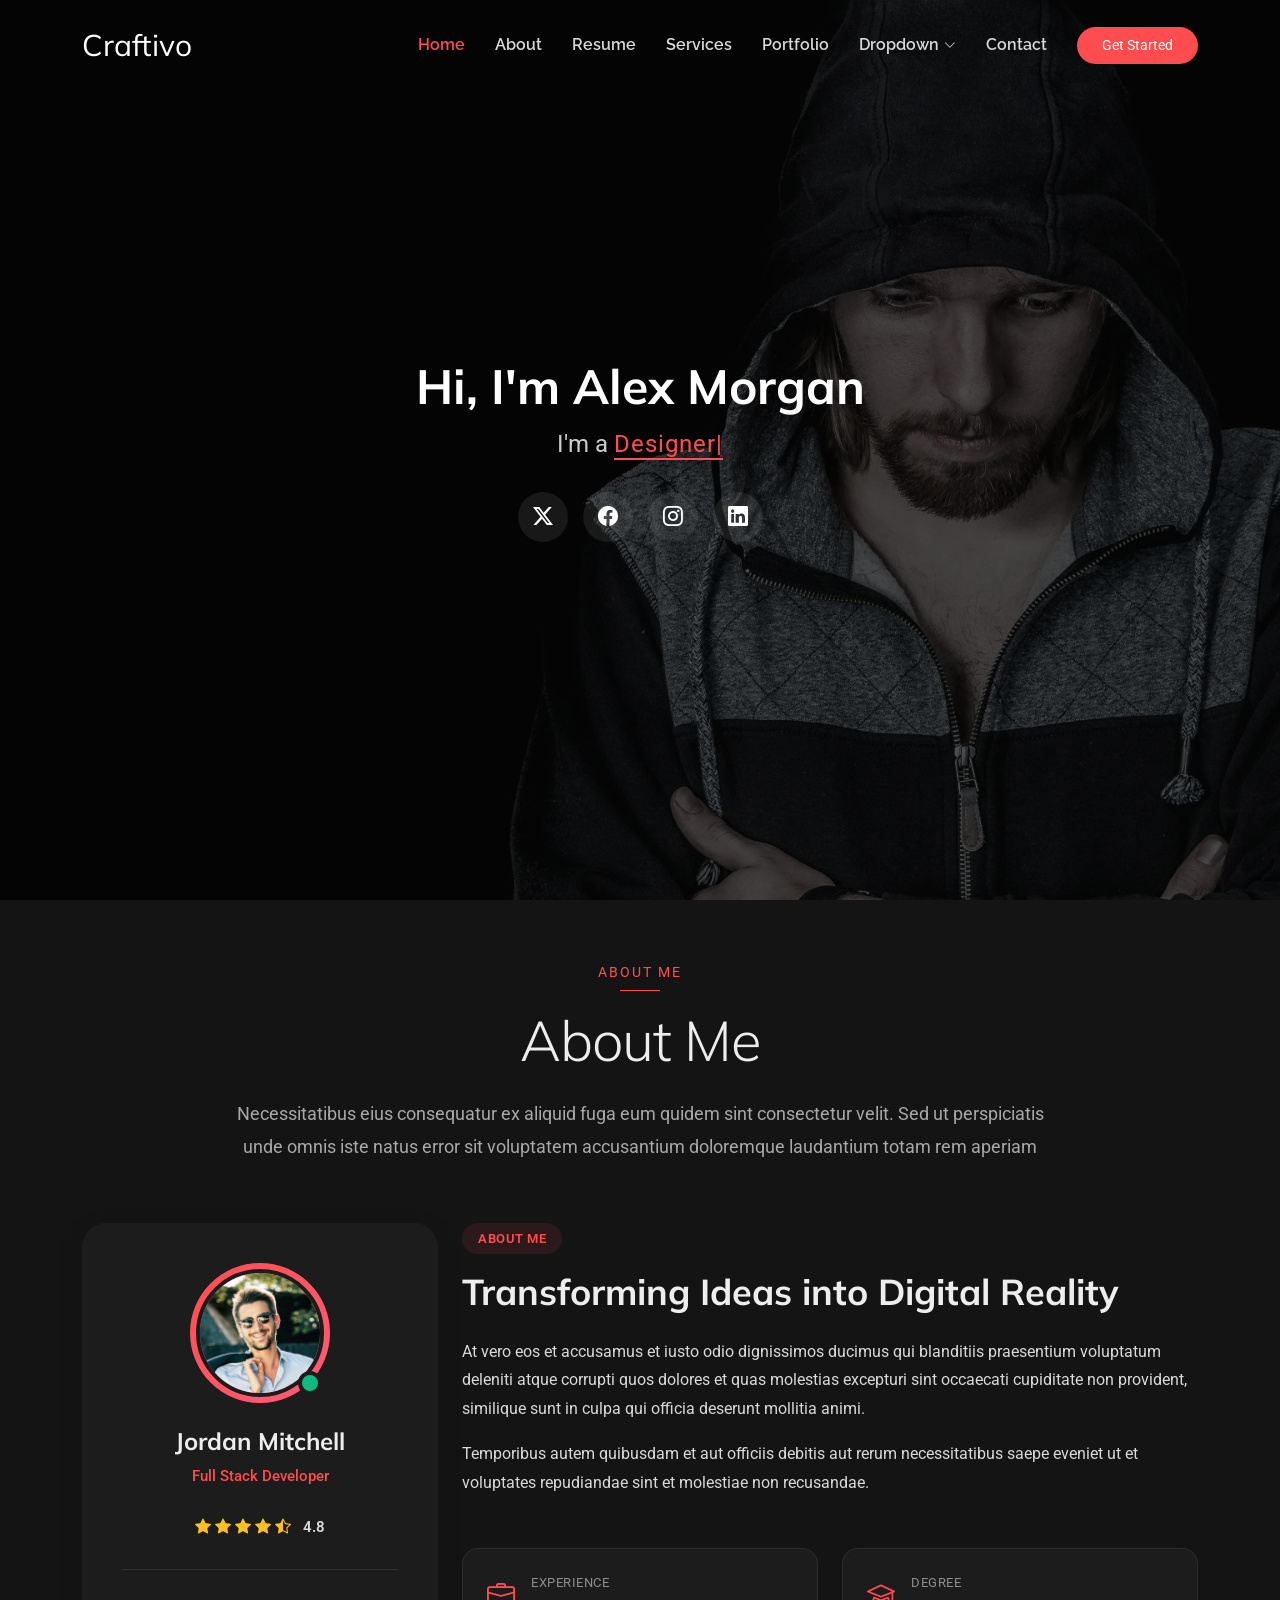
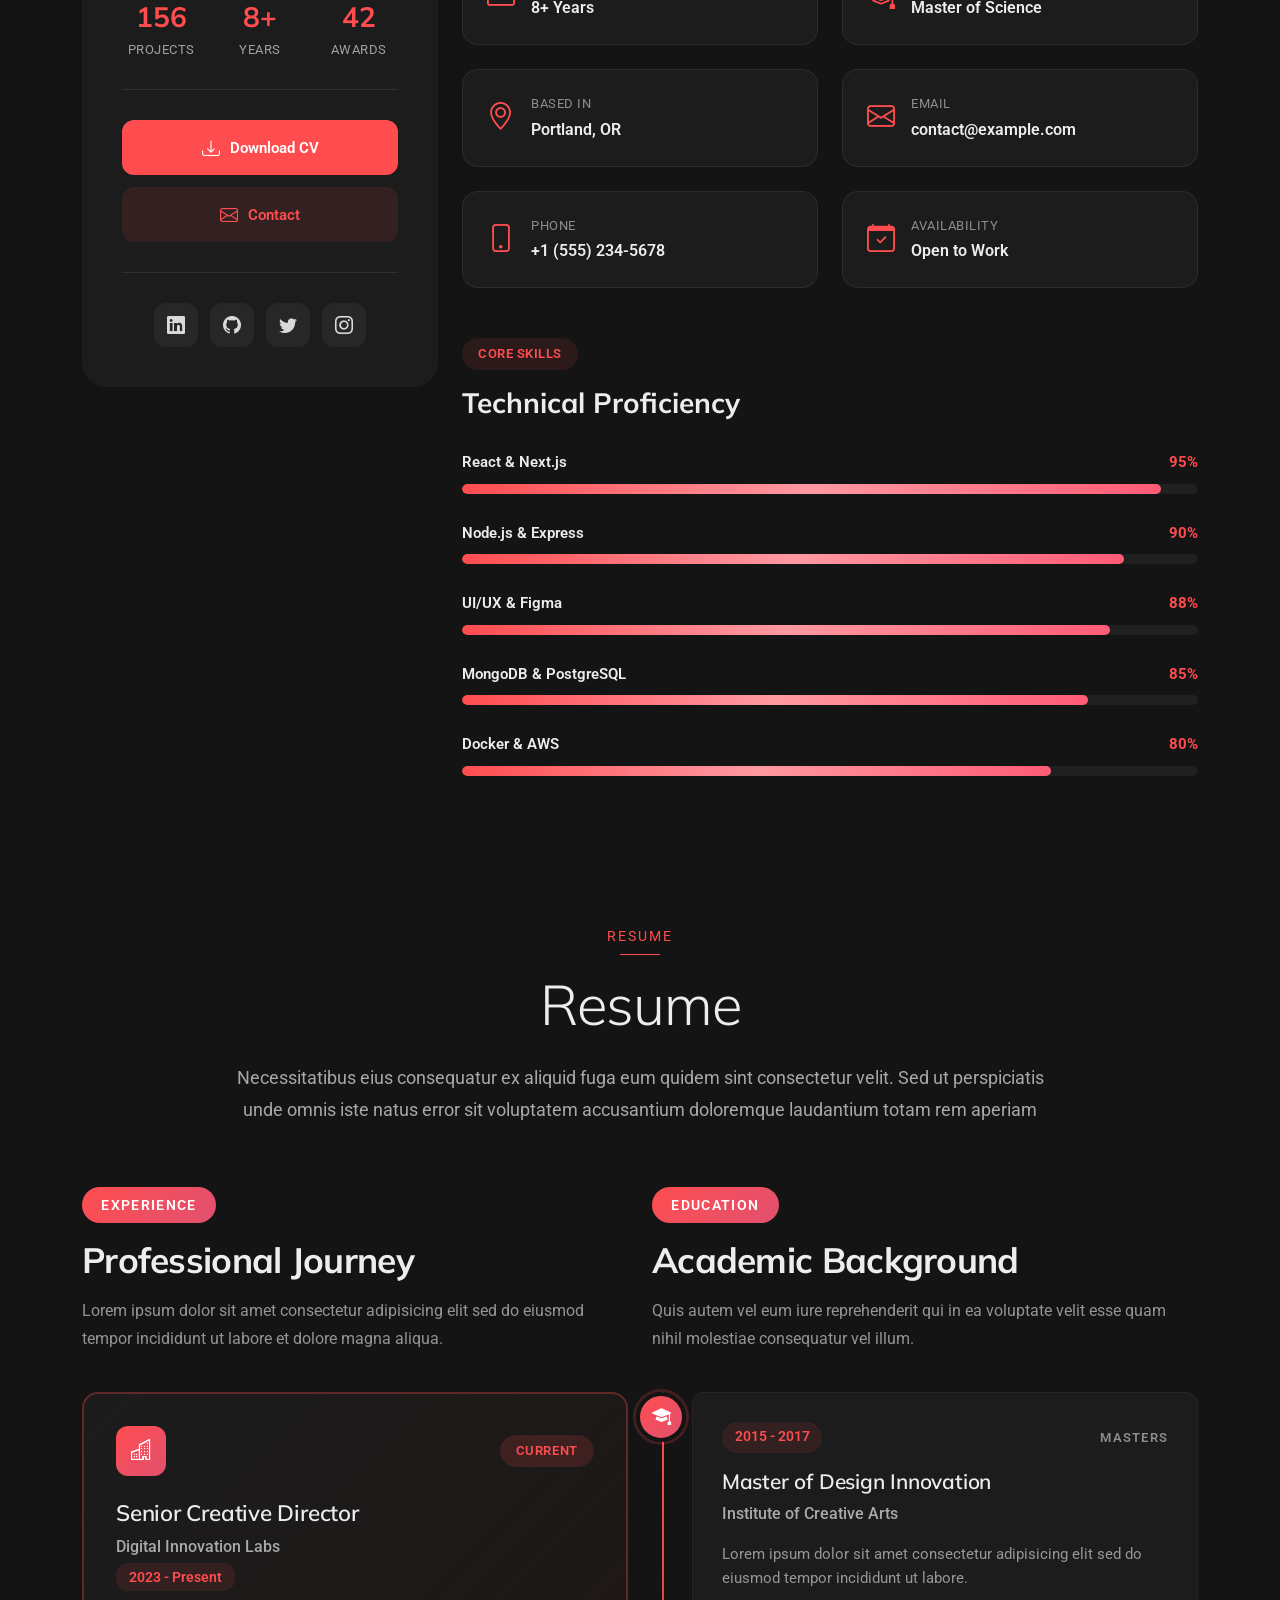
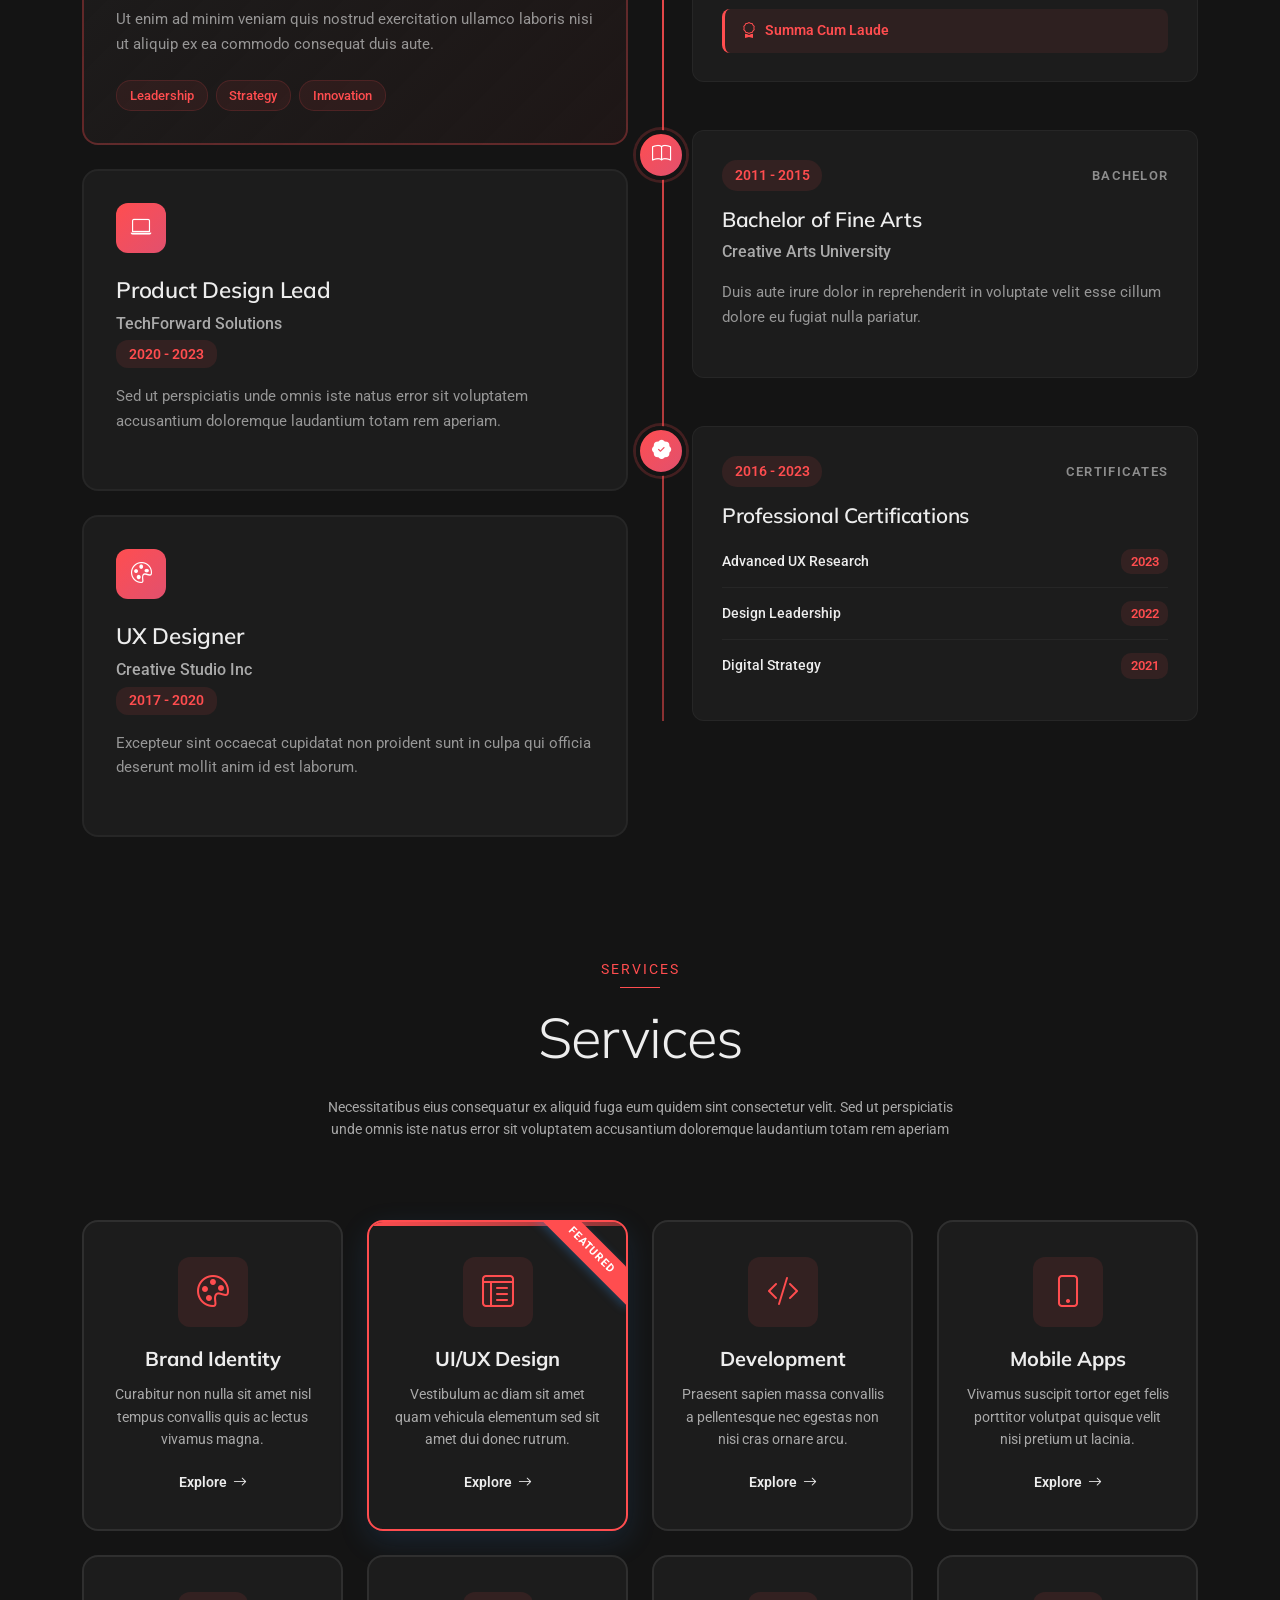
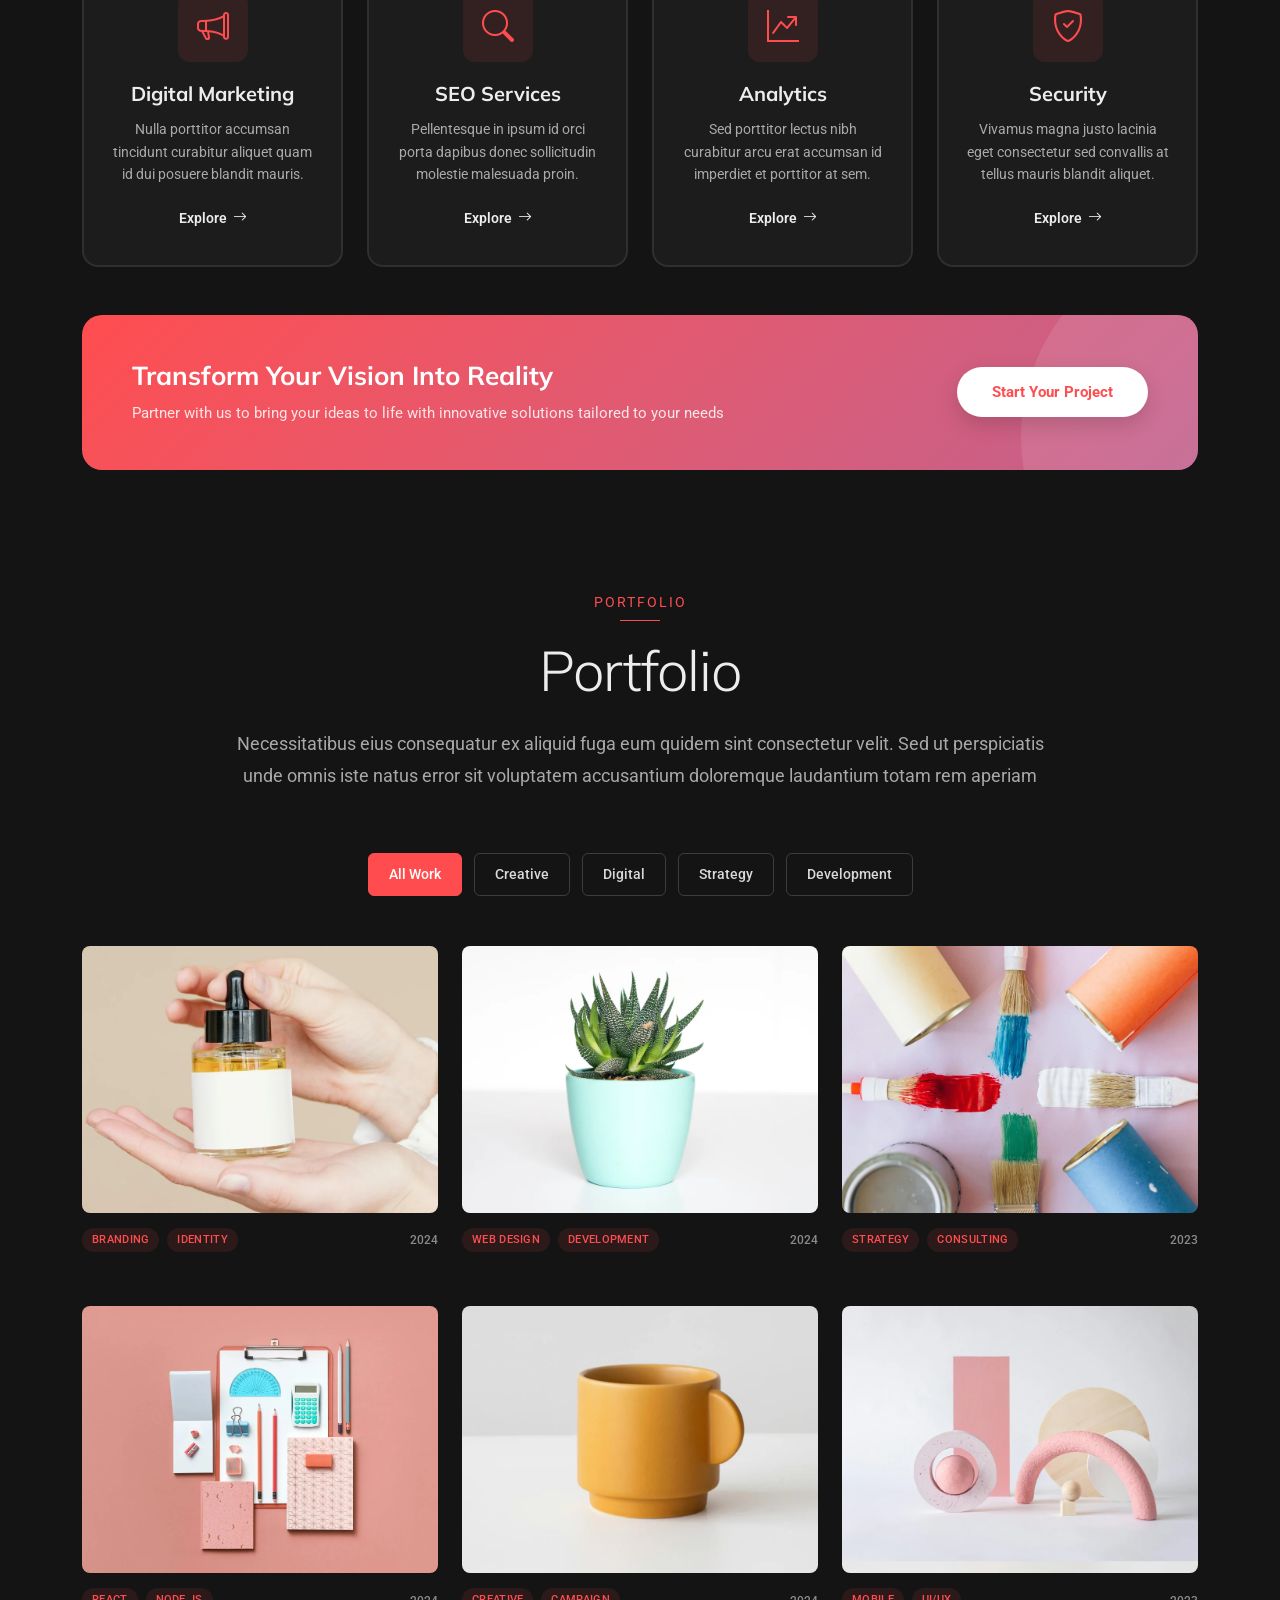
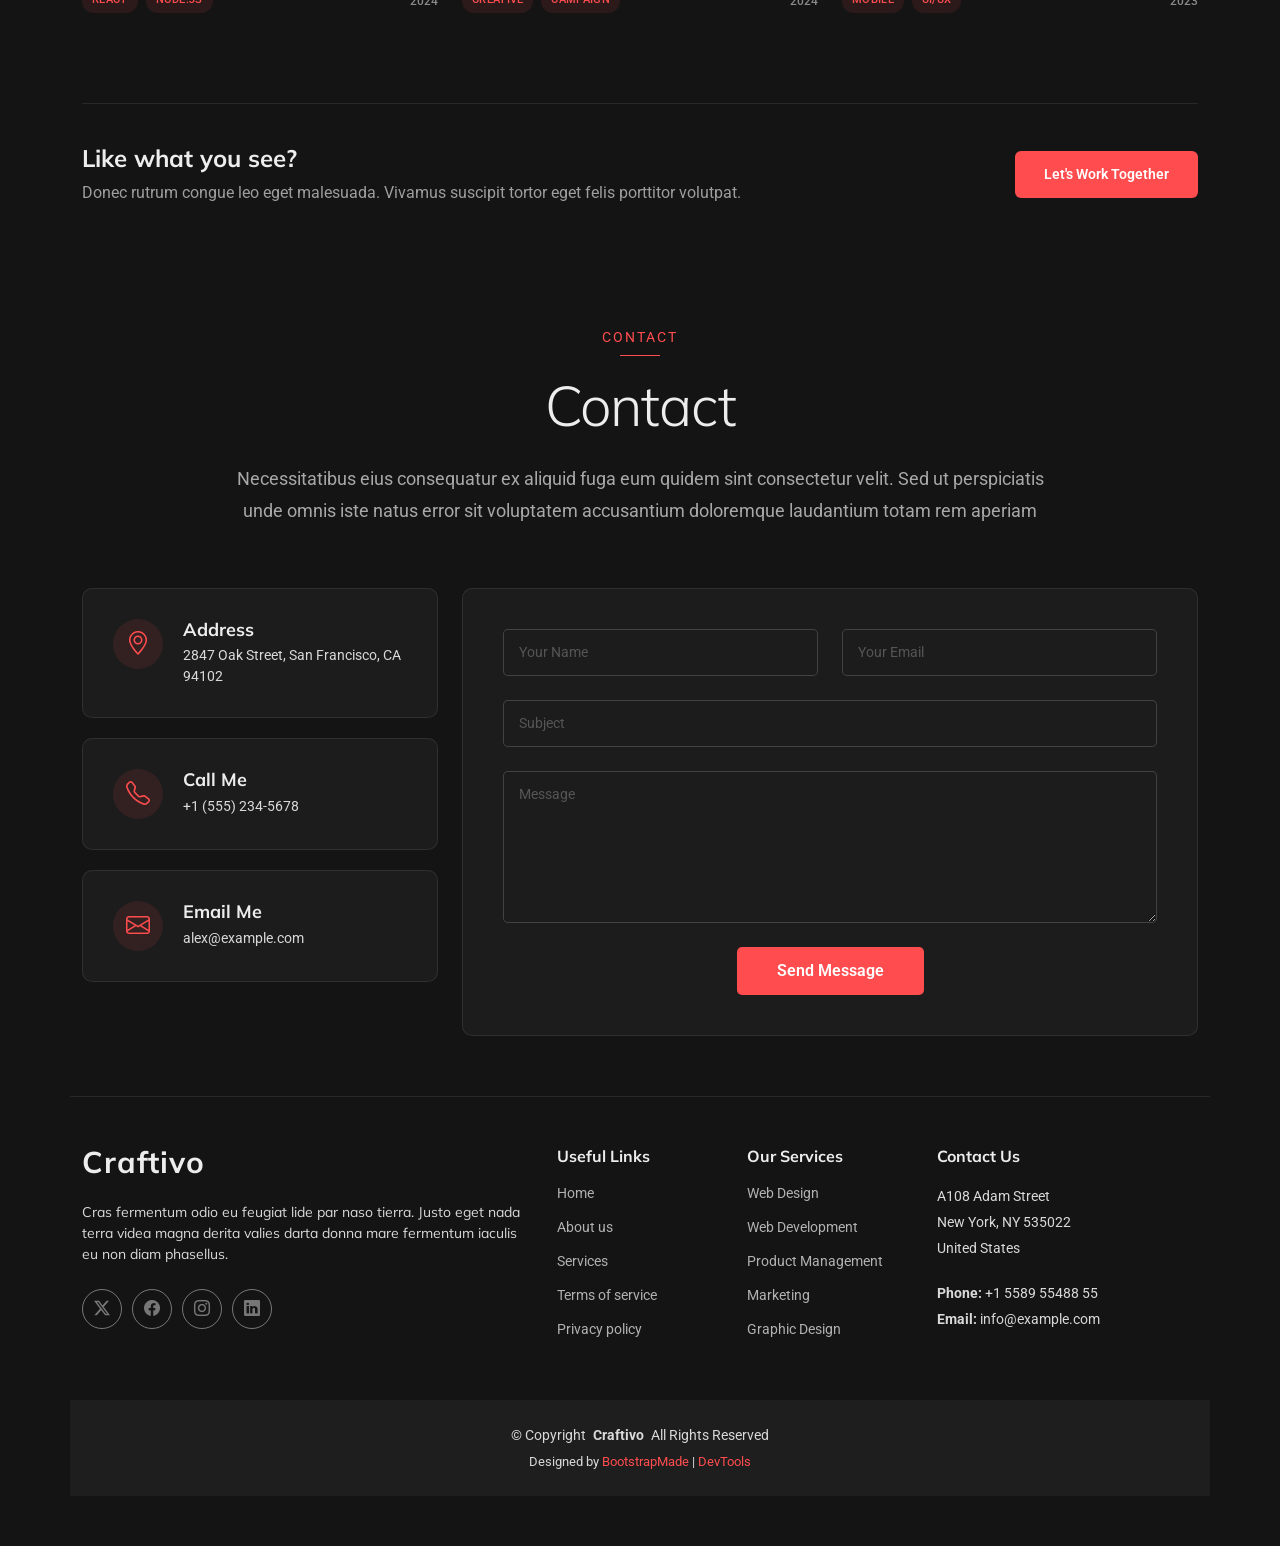
<file: Craftivo/Craftivo/index.html>
<!DOCTYPE html>
<html lang="en">

<head>
  <meta charset="utf-8">
  <meta content="width=device-width, initial-scale=1.0" name="viewport">
  <title>Index - Craftivo Bootstrap Template</title>
  <meta name="description" content="">
  <meta name="keywords" content="">

  <!-- Favicons -->
  <link href="assets/img/favicon.png" rel="icon">
  <link href="assets/img/apple-touch-icon.png" rel="apple-touch-icon">

  <!-- Fonts -->
  <link href="https://fonts.googleapis.com" rel="preconnect">
  <link href="https://fonts.gstatic.com" rel="preconnect" crossorigin>
  <link href="https://fonts.googleapis.com/css2?family=Roboto:ital,wght@0,100;0,300;0,400;0,500;0,700;0,900;1,100;1,300;1,400;1,500;1,700;1,900&family=Raleway:ital,wght@0,100;0,200;0,300;0,400;0,500;0,600;0,700;0,800;0,900;1,100;1,200;1,300;1,400;1,500;1,600;1,700;1,800;1,900&family=Mulish:ital,wght@0,200;0,300;0,400;0,500;0,600;0,700;0,800;0,900;1,200;1,300;1,400;1,500;1,600;1,700;1,800;1,900&display=swap" rel="stylesheet">

  <!-- Vendor CSS Files -->
  <link href="assets/vendor/bootstrap/css/bootstrap.min.css" rel="stylesheet">
  <link href="assets/vendor/bootstrap-icons/bootstrap-icons.css" rel="stylesheet">
  <link href="assets/vendor/aos/aos.css" rel="stylesheet">
  <link href="assets/vendor/glightbox/css/glightbox.min.css" rel="stylesheet">
  <link href="assets/vendor/swiper/swiper-bundle.min.css" rel="stylesheet">

  <!-- Main CSS File -->
  <link href="assets/css/main.css" rel="stylesheet">

  <!-- =======================================================
  * Template Name: Craftivo
  * Template URL: https://bootstrapmade.com/craftivo-bootstrap-portfolio-template/
  * Updated: Oct 04 2025 with Bootstrap v5.3.8
  * Author: BootstrapMade.com
  * License: https://bootstrapmade.com/license/
  ======================================================== -->
</head>

<body class="index-page">

  <header id="header" class="header d-flex align-items-center fixed-top">
    <div class="container-fluid container-xl position-relative d-flex align-items-center">

      <a href="index.html" class="logo d-flex align-items-center me-auto">
        <!-- Uncomment the line below if you also wish to use an image logo -->
        <!-- <img src="assets/img/logo.webp" alt=""> -->
        <h1 class="sitename">Craftivo</h1>
      </a>

      <nav id="navmenu" class="navmenu">
        <ul>
          <li><a href="#hero" class="active">Home</a></li>
          <li><a href="#about">About</a></li>
          <li><a href="#resume">Resume</a></li>
          <li><a href="#services">Services</a></li>
          <li><a href="#portfolio">Portfolio</a></li>
          <li class="dropdown"><a href="#"><span>Dropdown</span> <i class="bi bi-chevron-down toggle-dropdown"></i></a>
            <ul>
              <li><a href="#">Dropdown 1</a></li>
              <li class="dropdown"><a href="#"><span>Deep Dropdown</span> <i class="bi bi-chevron-down toggle-dropdown"></i></a>
                <ul>
                  <li><a href="#">Deep Dropdown 1</a></li>
                  <li><a href="#">Deep Dropdown 2</a></li>
                  <li><a href="#">Deep Dropdown 3</a></li>
                  <li><a href="#">Deep Dropdown 4</a></li>
                  <li><a href="#">Deep Dropdown 5</a></li>
                </ul>
              </li>
              <li><a href="#">Dropdown 2</a></li>
              <li><a href="#">Dropdown 3</a></li>
              <li><a href="#">Dropdown 4</a></li>
            </ul>
          </li>
          <li><a href="#contact">Contact</a></li>
        </ul>
        <i class="mobile-nav-toggle d-xl-none bi bi-list"></i>
      </nav>

      <a class="btn-getstarted" href="#about">Get Started</a>

    </div>
  </header>

  <main class="main">

    <!-- Hero Section -->
    <section id="hero" class="hero section dark-background">

      <img src="assets/img/profile/profile-bg-5.webp" alt="" data-aos="fade-in">

      <div class="container" data-aos="fade-up" data-aos-delay="100">
        <div class="row justify-content-center">
          <div class="col-lg-8 text-center">
            <h2>Hi, I'm Alex Morgan</h2>
            <p>I'm a <span class="typed" data-typed-items="Designer, Developer, Freelancer, Photographer"></span><span class="typed-cursor" aria-hidden="true"></span></p>
            <div class="social-links">
              <a href="#"><i class="bi bi-twitter-x"></i></a>
              <a href="#"><i class="bi bi-facebook"></i></a>
              <a href="#"><i class="bi bi-instagram"></i></a>
              <a href="#"><i class="bi bi-linkedin"></i></a>
            </div>
          </div>
        </div>
      </div>

    </section><!-- /Hero Section -->

    <!-- About Section -->
    <section id="about" class="about section">

      <!-- Section Title -->
      <div class="container section-title" data-aos="fade-up">
        <span class="subtitle">About Me</span>
        <h2>About Me</h2>
        <p>Necessitatibus eius consequatur ex aliquid fuga eum quidem sint consectetur velit. Sed ut perspiciatis unde omnis iste natus error sit voluptatem accusantium doloremque laudantium totam rem aperiam</p>
      </div><!-- End Section Title -->

      <div class="container" data-aos="fade-up" data-aos-delay="100">

        <div class="row gy-5">
          <div class="col-lg-4" data-aos="zoom-in" data-aos-delay="150">
            <div class="profile-card">
              <div class="profile-header">
                <div class="profile-avatar">
                  <img src="assets/img/profile/profile-square-3.webp" class="img-fluid" alt="">
                  <div class="status-indicator"></div>
                </div>
                <h3>Jordan Mitchell</h3>
                <span class="role">Full Stack Developer</span>
                <div class="rating">
                  <i class="bi bi-star-fill"></i>
                  <i class="bi bi-star-fill"></i>
                  <i class="bi bi-star-fill"></i>
                  <i class="bi bi-star-fill"></i>
                  <i class="bi bi-star-half"></i>
                  <span>4.8</span>
                </div>
              </div>

              <div class="profile-stats">
                <div class="stat-item">
                  <h4>156</h4>
                  <p>Projects</p>
                </div>
                <div class="stat-item">
                  <h4>8+</h4>
                  <p>Years</p>
                </div>
                <div class="stat-item">
                  <h4>42</h4>
                  <p>Awards</p>
                </div>
              </div>

              <div class="profile-actions">
                <a href="#" class="btn-primary"><i class="bi bi-download"></i> Download CV</a>
                <a href="#" class="btn-secondary"><i class="bi bi-envelope"></i> Contact</a>
              </div>

              <div class="social-connect">
                <a href="#"><i class="bi bi-linkedin"></i></a>
                <a href="#"><i class="bi bi-github"></i></a>
                <a href="#"><i class="bi bi-twitter"></i></a>
                <a href="#"><i class="bi bi-instagram"></i></a>
              </div>
            </div>
          </div>

          <div class="col-lg-8" data-aos="fade-left" data-aos-delay="200">
            <div class="content-wrapper">
              <div class="bio-section">
                <div class="section-tag">About Me</div>
                <h2>Transforming Ideas into Digital Reality</h2>
                <p>At vero eos et accusamus et iusto odio dignissimos ducimus qui blanditiis praesentium voluptatum deleniti atque corrupti quos dolores et quas molestias excepturi sint occaecati cupiditate non provident, similique sunt in culpa qui officia deserunt mollitia animi.</p>
                <p>Temporibus autem quibusdam et aut officiis debitis aut rerum necessitatibus saepe eveniet ut et voluptates repudiandae sint et molestiae non recusandae.</p>
              </div>

              <div class="details-grid">
                <div class="detail-item" data-aos="fade-up" data-aos-delay="250">
                  <i class="bi bi-briefcase"></i>
                  <div class="detail-content">
                    <span>Experience</span>
                    <strong>8+ Years</strong>
                  </div>
                </div>

                <div class="detail-item" data-aos="fade-up" data-aos-delay="300">
                  <i class="bi bi-mortarboard"></i>
                  <div class="detail-content">
                    <span>Degree</span>
                    <strong>Master of Science</strong>
                  </div>
                </div>

                <div class="detail-item" data-aos="fade-up" data-aos-delay="350">
                  <i class="bi bi-geo-alt"></i>
                  <div class="detail-content">
                    <span>Based In</span>
                    <strong>Portland, OR</strong>
                  </div>
                </div>

                <div class="detail-item" data-aos="fade-up" data-aos-delay="100">
                  <i class="bi bi-envelope"></i>
                  <div class="detail-content">
                    <span>Email</span>
                    <strong>contact@example.com</strong>
                  </div>
                </div>

                <div class="detail-item" data-aos="fade-up" data-aos-delay="150">
                  <i class="bi bi-phone"></i>
                  <div class="detail-content">
                    <span>Phone</span>
                    <strong>+1 (555) 234-5678</strong>
                  </div>
                </div>

                <div class="detail-item" data-aos="fade-up" data-aos-delay="200">
                  <i class="bi bi-calendar-check"></i>
                  <div class="detail-content">
                    <span>Availability</span>
                    <strong>Open to Work</strong>
                  </div>
                </div>
              </div>

              <div class="skills-showcase" data-aos="fade-up" data-aos-delay="250">
                <div class="section-tag">Core Skills</div>
                <h3>Technical Proficiency</h3>

                <div class="skills-list skills-animation">
                  <div class="skill-item">
                    <div class="skill-info">
                      <span class="skill-name">React &amp; Next.js</span>
                      <span class="skill-percent">95%</span>
                    </div>
                    <div class="progress">
                      <div class="progress-bar" role="progressbar" aria-valuenow="95" aria-valuemin="0" aria-valuemax="100"></div>
                    </div>
                  </div>

                  <div class="skill-item">
                    <div class="skill-info">
                      <span class="skill-name">Node.js &amp; Express</span>
                      <span class="skill-percent">90%</span>
                    </div>
                    <div class="progress">
                      <div class="progress-bar" role="progressbar" aria-valuenow="90" aria-valuemin="0" aria-valuemax="100"></div>
                    </div>
                  </div>

                  <div class="skill-item">
                    <div class="skill-info">
                      <span class="skill-name">UI/UX &amp; Figma</span>
                      <span class="skill-percent">88%</span>
                    </div>
                    <div class="progress">
                      <div class="progress-bar" role="progressbar" aria-valuenow="88" aria-valuemin="0" aria-valuemax="100"></div>
                    </div>
                  </div>

                  <div class="skill-item">
                    <div class="skill-info">
                      <span class="skill-name">MongoDB &amp; PostgreSQL</span>
                      <span class="skill-percent">85%</span>
                    </div>
                    <div class="progress">
                      <div class="progress-bar" role="progressbar" aria-valuenow="85" aria-valuemin="0" aria-valuemax="100"></div>
                    </div>
                  </div>

                  <div class="skill-item">
                    <div class="skill-info">
                      <span class="skill-name">Docker &amp; AWS</span>
                      <span class="skill-percent">80%</span>
                    </div>
                    <div class="progress">
                      <div class="progress-bar" role="progressbar" aria-valuenow="80" aria-valuemin="0" aria-valuemax="100"></div>
                    </div>
                  </div>
                </div>
              </div>
            </div>
          </div>
        </div>

      </div>

    </section><!-- /About Section -->

    <!-- Resume Section -->
    <section id="resume" class="resume section">

      <!-- Section Title -->
      <div class="container section-title" data-aos="fade-up">
        <span class="subtitle">Resume</span>
        <h2>Resume</h2>
        <p>Necessitatibus eius consequatur ex aliquid fuga eum quidem sint consectetur velit. Sed ut perspiciatis unde omnis iste natus error sit voluptatem accusantium doloremque laudantium totam rem aperiam</p>
      </div><!-- End Section Title -->

      <div class="container" data-aos="fade-up" data-aos-delay="100">

        <div class="row gy-5">
          <div class="col-lg-6">
            <div class="experience-section">
              <div class="section-header" data-aos="fade-right" data-aos-delay="200">
                <div class="header-content">
                  <span class="section-badge">Experience</span>
                  <h2>Professional Journey</h2>
                  <p>Lorem ipsum dolor sit amet consectetur adipisicing elit sed do eiusmod tempor incididunt ut labore et dolore magna aliqua.</p>
                </div>
              </div>

              <div class="experience-cards">
                <div class="exp-card featured" data-aos="zoom-in" data-aos-delay="300">
                  <div class="card-header">
                    <div class="company-logo">
                      <i class="bi bi-buildings"></i>
                    </div>
                    <div class="period-badge">Current</div>
                  </div>
                  <div class="card-body">
                    <h3>Senior Creative Director</h3>
                    <p class="company-name">Digital Innovation Labs</p>
                    <span class="duration">2023 - Present</span>
                    <p class="description">Ut enim ad minim veniam quis nostrud exercitation ullamco laboris nisi ut aliquip ex ea commodo consequat duis aute.</p>
                    <div class="skills-tags">
                      <span class="skill-tag">Leadership</span>
                      <span class="skill-tag">Strategy</span>
                      <span class="skill-tag">Innovation</span>
                    </div>
                  </div>
                </div>

                <div class="exp-card" data-aos="zoom-in" data-aos-delay="350">
                  <div class="card-header">
                    <div class="company-logo">
                      <i class="bi bi-laptop"></i>
                    </div>
                  </div>
                  <div class="card-body">
                    <h3>Product Design Lead</h3>
                    <p class="company-name">TechForward Solutions</p>
                    <span class="duration">2020 - 2023</span>
                    <p class="description">Sed ut perspiciatis unde omnis iste natus error sit voluptatem accusantium doloremque laudantium totam rem aperiam.</p>
                  </div>
                </div>

                <div class="exp-card" data-aos="zoom-in" data-aos-delay="400">
                  <div class="card-header">
                    <div class="company-logo">
                      <i class="bi bi-palette"></i>
                    </div>
                  </div>
                  <div class="card-body">
                    <h3>UX Designer</h3>
                    <p class="company-name">Creative Studio Inc</p>
                    <span class="duration">2017 - 2020</span>
                    <p class="description">Excepteur sint occaecat cupidatat non proident sunt in culpa qui officia deserunt mollit anim id est laborum.</p>
                  </div>
                </div>
              </div>
            </div>
          </div>

          <div class="col-lg-6">
            <div class="education-section">
              <div class="section-header" data-aos="fade-left" data-aos-delay="200">
                <div class="header-content">
                  <span class="section-badge">Education</span>
                  <h2>Academic Background</h2>
                  <p>Quis autem vel eum iure reprehenderit qui in ea voluptate velit esse quam nihil molestiae consequatur vel illum.</p>
                </div>
              </div>

              <div class="education-timeline" data-aos="fade-left" data-aos-delay="300">
                <div class="timeline-track">
                  <div class="timeline-item">
                    <div class="timeline-marker">
                      <i class="bi bi-mortarboard-fill"></i>
                    </div>
                    <div class="timeline-content">
                      <div class="education-meta">
                        <span class="year-range">2015 - 2017</span>
                        <span class="degree-level">Masters</span>
                      </div>
                      <h4>Master of Design Innovation</h4>
                      <p class="institution">Institute of Creative Arts</p>
                      <p class="description">Lorem ipsum dolor sit amet consectetur adipisicing elit sed do eiusmod tempor incididunt ut labore.</p>
                      <div class="achievement">
                        <i class="bi bi-award"></i>
                        <span>Summa Cum Laude</span>
                      </div>
                    </div>
                  </div>

                  <div class="timeline-item">
                    <div class="timeline-marker">
                      <i class="bi bi-book"></i>
                    </div>
                    <div class="timeline-content">
                      <div class="education-meta">
                        <span class="year-range">2011 - 2015</span>
                        <span class="degree-level">Bachelor</span>
                      </div>
                      <h4>Bachelor of Fine Arts</h4>
                      <p class="institution">Creative Arts University</p>
                      <p class="description">Duis aute irure dolor in reprehenderit in voluptate velit esse cillum dolore eu fugiat nulla pariatur.</p>
                    </div>
                  </div>

                  <div class="timeline-item">
                    <div class="timeline-marker">
                      <i class="bi bi-patch-check-fill"></i>
                    </div>
                    <div class="timeline-content">
                      <div class="education-meta">
                        <span class="year-range">2016 - 2023</span>
                        <span class="degree-level">Certificates</span>
                      </div>
                      <h4>Professional Certifications</h4>
                      <div class="certifications-list">
                        <div class="cert-item">
                          <span class="cert-name">Advanced UX Research</span>
                          <span class="cert-year">2023</span>
                        </div>
                        <div class="cert-item">
                          <span class="cert-name">Design Leadership</span>
                          <span class="cert-year">2022</span>
                        </div>
                        <div class="cert-item">
                          <span class="cert-name">Digital Strategy</span>
                          <span class="cert-year">2021</span>
                        </div>
                      </div>
                    </div>
                  </div>
                </div>
              </div>
            </div>
          </div>
        </div>

      </div>

    </section><!-- /Resume Section -->

    <!-- Services Section -->
    <section id="services" class="services section">

      <!-- Section Title -->
      <div class="container section-title" data-aos="fade-up">
        <span class="subtitle">Services</span>
        <h2>Services</h2>
        <p>Necessitatibus eius consequatur ex aliquid fuga eum quidem sint consectetur velit. Sed ut perspiciatis unde omnis iste natus error sit voluptatem accusantium doloremque laudantium totam rem aperiam</p>
      </div><!-- End Section Title -->

      <div class="container" data-aos="fade-up" data-aos-delay="100">

        <div class="row gy-4">
          <div class="col-lg-3 col-md-6" data-aos="zoom-in" data-aos-delay="100">
            <div class="service-item">
              <div class="icon-wrapper">
                <i class="bi bi-palette"></i>
              </div>
              <h4>Brand Identity</h4>
              <p>Curabitur non nulla sit amet nisl tempus convallis quis ac lectus vivamus magna.</p>
              <a href="service-details.html" class="read-more">
                <span>Explore</span>
                <i class="bi bi-arrow-right"></i>
              </a>
            </div>
          </div>

          <div class="col-lg-3 col-md-6" data-aos="zoom-in" data-aos-delay="200">
            <div class="service-item featured">
              <div class="featured-tag">Featured</div>
              <div class="icon-wrapper">
                <i class="bi bi-layout-text-window-reverse"></i>
              </div>
              <h4>UI/UX Design</h4>
              <p>Vestibulum ac diam sit amet quam vehicula elementum sed sit amet dui donec rutrum.</p>
              <a href="service-details.html" class="read-more">
                <span>Explore</span>
                <i class="bi bi-arrow-right"></i>
              </a>
            </div>
          </div>

          <div class="col-lg-3 col-md-6" data-aos="zoom-in" data-aos-delay="300">
            <div class="service-item">
              <div class="icon-wrapper">
                <i class="bi bi-code-slash"></i>
              </div>
              <h4>Development</h4>
              <p>Praesent sapien massa convallis a pellentesque nec egestas non nisi cras ornare arcu.</p>
              <a href="service-details.html" class="read-more">
                <span>Explore</span>
                <i class="bi bi-arrow-right"></i>
              </a>
            </div>
          </div>

          <div class="col-lg-3 col-md-6" data-aos="zoom-in" data-aos-delay="400">
            <div class="service-item">
              <div class="icon-wrapper">
                <i class="bi bi-phone"></i>
              </div>
              <h4>Mobile Apps</h4>
              <p>Vivamus suscipit tortor eget felis porttitor volutpat quisque velit nisi pretium ut lacinia.</p>
              <a href="service-details.html" class="read-more">
                <span>Explore</span>
                <i class="bi bi-arrow-right"></i>
              </a>
            </div>
          </div>

          <div class="col-lg-3 col-md-6" data-aos="zoom-in" data-aos-delay="100">
            <div class="service-item">
              <div class="icon-wrapper">
                <i class="bi bi-megaphone"></i>
              </div>
              <h4>Digital Marketing</h4>
              <p>Nulla porttitor accumsan tincidunt curabitur aliquet quam id dui posuere blandit mauris.</p>
              <a href="service-details.html" class="read-more">
                <span>Explore</span>
                <i class="bi bi-arrow-right"></i>
              </a>
            </div>
          </div>

          <div class="col-lg-3 col-md-6" data-aos="zoom-in" data-aos-delay="200">
            <div class="service-item">
              <div class="icon-wrapper">
                <i class="bi bi-search"></i>
              </div>
              <h4>SEO Services</h4>
              <p>Pellentesque in ipsum id orci porta dapibus donec sollicitudin molestie malesuada proin.</p>
              <a href="service-details.html" class="read-more">
                <span>Explore</span>
                <i class="bi bi-arrow-right"></i>
              </a>
            </div>
          </div>

          <div class="col-lg-3 col-md-6" data-aos="zoom-in" data-aos-delay="300">
            <div class="service-item">
              <div class="icon-wrapper">
                <i class="bi bi-graph-up-arrow"></i>
              </div>
              <h4>Analytics</h4>
              <p>Sed porttitor lectus nibh curabitur arcu erat accumsan id imperdiet et porttitor at sem.</p>
              <a href="service-details.html" class="read-more">
                <span>Explore</span>
                <i class="bi bi-arrow-right"></i>
              </a>
            </div>
          </div>

          <div class="col-lg-3 col-md-6" data-aos="zoom-in" data-aos-delay="400">
            <div class="service-item">
              <div class="icon-wrapper">
                <i class="bi bi-shield-check"></i>
              </div>
              <h4>Security</h4>
              <p>Vivamus magna justo lacinia eget consectetur sed convallis at tellus mauris blandit aliquet.</p>
              <a href="service-details.html" class="read-more">
                <span>Explore</span>
                <i class="bi bi-arrow-right"></i>
              </a>
            </div>
          </div>

        </div>

        <div class="row mt-5">
          <div class="col-12" data-aos="fade-up" data-aos-delay="200">
            <div class="cta-box">
              <div class="row align-items-center">
                <div class="col-lg-8">
                  <h3>Transform Your Vision Into Reality</h3>
                  <p>Partner with us to bring your ideas to life with innovative solutions tailored to your needs</p>
                </div>
                <div class="col-lg-4 text-lg-end text-center">
                  <a href="service-details.html" class="cta-btn">Start Your Project</a>
                </div>
              </div>
            </div>
          </div>
        </div>

      </div>

    </section><!-- /Services Section -->

    <!-- Portfolio Section -->
    <section id="portfolio" class="portfolio section">

      <!-- Section Title -->
      <div class="container section-title" data-aos="fade-up">
        <span class="subtitle">Portfolio</span>
        <h2>Portfolio</h2>
        <p>Necessitatibus eius consequatur ex aliquid fuga eum quidem sint consectetur velit. Sed ut perspiciatis unde omnis iste natus error sit voluptatem accusantium doloremque laudantium totam rem aperiam</p>
      </div><!-- End Section Title -->

      <div class="container" data-aos="fade-up" data-aos-delay="100">

        <div class="isotope-layout" data-default-filter="*" data-layout="masonry" data-sort="original-order">
          <ul class="portfolio-filters isotope-filters" data-aos="fade-up" data-aos-delay="200">
            <li data-filter="*" class="filter-active">All Work</li>
            <li data-filter=".filter-creative">Creative</li>
            <li data-filter=".filter-digital">Digital</li>
            <li data-filter=".filter-strategy">Strategy</li>
            <li data-filter=".filter-development">Development</li>
          </ul>

          <div class="row gy-4 isotope-container" data-aos="fade-up" data-aos-delay="300">
            <div class="col-lg-4 col-md-6 portfolio-item isotope-item filter-creative">
              <div class="portfolio-card">
                <div class="portfolio-image-container">
                  <img src="assets/img/portfolio/portfolio-1.webp" alt="Creative Project" class="img-fluid" loading="lazy">
                  <div class="portfolio-overlay">
                    <div class="portfolio-info">
                      <span class="project-category">Creative Design</span>
                      <h4>Visual Identity System</h4>
                    </div>
                    <div class="portfolio-actions">
                      <a href="assets/img/portfolio/portfolio-1.webp" class="glightbox portfolio-link">
                        <i class="bi bi-plus-lg"></i>
                      </a>
                      <a href="#" class="portfolio-details">
                        <i class="bi bi-arrow-right"></i>
                      </a>
                    </div>
                  </div>
                </div>
                <div class="portfolio-meta">
                  <div class="project-tags">
                    <span class="tag">Branding</span>
                    <span class="tag">Identity</span>
                  </div>
                  <div class="project-year">2024</div>
                </div>
              </div>
            </div>

            <div class="col-lg-4 col-md-6 portfolio-item isotope-item filter-digital">
              <div class="portfolio-card">
                <div class="portfolio-image-container">
                  <img src="assets/img/portfolio/portfolio-2.webp" alt="Digital Project" class="img-fluid" loading="lazy">
                  <div class="portfolio-overlay">
                    <div class="portfolio-info">
                      <span class="project-category">Digital Experience</span>
                      <h4>Interactive Web Platform</h4>
                    </div>
                    <div class="portfolio-actions">
                      <a href="assets/img/portfolio/portfolio-2.webp" class="glightbox portfolio-link">
                        <i class="bi bi-plus-lg"></i>
                      </a>
                      <a href="#" class="portfolio-details">
                        <i class="bi bi-arrow-right"></i>
                      </a>
                    </div>
                  </div>
                </div>
                <div class="portfolio-meta">
                  <div class="project-tags">
                    <span class="tag">Web Design</span>
                    <span class="tag">Development</span>
                  </div>
                  <div class="project-year">2024</div>
                </div>
              </div>
            </div>

            <div class="col-lg-4 col-md-6 portfolio-item isotope-item filter-strategy">
              <div class="portfolio-card">
                <div class="portfolio-image-container">
                  <img src="assets/img/portfolio/portfolio-3.webp" alt="Strategy Project" class="img-fluid" loading="lazy">
                  <div class="portfolio-overlay">
                    <div class="portfolio-info">
                      <span class="project-category">Brand Strategy</span>
                      <h4>Market Positioning</h4>
                    </div>
                    <div class="portfolio-actions">
                      <a href="assets/img/portfolio/portfolio-3.webp" class="glightbox portfolio-link">
                        <i class="bi bi-plus-lg"></i>
                      </a>
                      <a href="#" class="portfolio-details">
                        <i class="bi bi-arrow-right"></i>
                      </a>
                    </div>
                  </div>
                </div>
                <div class="portfolio-meta">
                  <div class="project-tags">
                    <span class="tag">Strategy</span>
                    <span class="tag">Consulting</span>
                  </div>
                  <div class="project-year">2023</div>
                </div>
              </div>
            </div>

            <div class="col-lg-4 col-md-6 portfolio-item isotope-item filter-development">
              <div class="portfolio-card">
                <div class="portfolio-image-container">
                  <img src="assets/img/portfolio/portfolio-4.webp" alt="Development Project" class="img-fluid" loading="lazy">
                  <div class="portfolio-overlay">
                    <div class="portfolio-info">
                      <span class="project-category">Full Stack</span>
                      <h4>Custom Application</h4>
                    </div>
                    <div class="portfolio-actions">
                      <a href="assets/img/portfolio/portfolio-4.webp" class="glightbox portfolio-link">
                        <i class="bi bi-plus-lg"></i>
                      </a>
                      <a href="#" class="portfolio-details">
                        <i class="bi bi-arrow-right"></i>
                      </a>
                    </div>
                  </div>
                </div>
                <div class="portfolio-meta">
                  <div class="project-tags">
                    <span class="tag">React</span>
                    <span class="tag">Node.js</span>
                  </div>
                  <div class="project-year">2024</div>
                </div>
              </div>
            </div>

            <div class="col-lg-4 col-md-6 portfolio-item isotope-item filter-creative">
              <div class="portfolio-card">
                <div class="portfolio-image-container">
                  <img src="assets/img/portfolio/portfolio-5.webp" alt="Creative Project" class="img-fluid" loading="lazy">
                  <div class="portfolio-overlay">
                    <div class="portfolio-info">
                      <span class="project-category">Art Direction</span>
                      <h4>Campaign Design</h4>
                    </div>
                    <div class="portfolio-actions">
                      <a href="assets/img/portfolio/portfolio-5.webp" class="glightbox portfolio-link">
                        <i class="bi bi-plus-lg"></i>
                      </a>
                      <a href="#" class="portfolio-details">
                        <i class="bi bi-arrow-right"></i>
                      </a>
                    </div>
                  </div>
                </div>
                <div class="portfolio-meta">
                  <div class="project-tags">
                    <span class="tag">Creative</span>
                    <span class="tag">Campaign</span>
                  </div>
                  <div class="project-year">2024</div>
                </div>
              </div>
            </div>

            <div class="col-lg-4 col-md-6 portfolio-item isotope-item filter-digital">
              <div class="portfolio-card">
                <div class="portfolio-image-container">
                  <img src="assets/img/portfolio/portfolio-6.webp" alt="Digital Project" class="img-fluid" loading="lazy">
                  <div class="portfolio-overlay">
                    <div class="portfolio-info">
                      <span class="project-category">Digital Product</span>
                      <h4>Mobile Experience</h4>
                    </div>
                    <div class="portfolio-actions">
                      <a href="assets/img/portfolio/portfolio-6.webp" class="glightbox portfolio-link">
                        <i class="bi bi-plus-lg"></i>
                      </a>
                      <a href="#" class="portfolio-details">
                        <i class="bi bi-arrow-right"></i>
                      </a>
                    </div>
                  </div>
                </div>
                <div class="portfolio-meta">
                  <div class="project-tags">
                    <span class="tag">Mobile</span>
                    <span class="tag">UI/UX</span>
                  </div>
                  <div class="project-year">2023</div>
                </div>
              </div>
            </div>
          </div>

        </div>

        <div class="portfolio-bottom" data-aos="fade-up" data-aos-delay="400">
          <div class="row align-items-center">
            <div class="col-lg-8">
              <h3>Like what you see?</h3>
              <p>Donec rutrum congue leo eget malesuada. Vivamus suscipit tortor eget felis porttitor volutpat.</p>
            </div>
            <div class="col-lg-4 text-lg-end">
              <a href="#contact" class="btn btn-accent">Let's Work Together</a>
            </div>
          </div>
        </div>

      </div>

    </section><!-- /Portfolio Section -->

    <!-- Contact Section -->
    <section id="contact" class="contact section">

      <!-- Section Title -->
      <div class="container section-title" data-aos="fade-up">
        <span class="subtitle">Contact</span>
        <h2>Contact</h2>
        <p>Necessitatibus eius consequatur ex aliquid fuga eum quidem sint consectetur velit. Sed ut perspiciatis unde omnis iste natus error sit voluptatem accusantium doloremque laudantium totam rem aperiam</p>
      </div><!-- End Section Title -->

      <div class="container">

        <div class="row gy-4">

          <div class="col-lg-4">
            <div class="info-item">
              <div class="icon-wrapper">
                <i class="bi bi-geo-alt"></i>
              </div>
              <div>
                <h3>Address</h3>
                <p>2847 Oak Street, San Francisco, CA 94102</p>
              </div>
            </div>

            <div class="info-item">
              <div class="icon-wrapper">
                <i class="bi bi-telephone"></i>
              </div>
              <div>
                <h3>Call Me</h3>
                <p>+1 (555) 234-5678</p>
              </div>
            </div>

            <div class="info-item">
              <div class="icon-wrapper">
                <i class="bi bi-envelope"></i>
              </div>
              <div>
                <h3>Email Me</h3>
                <p>alex@example.com</p>
              </div>
            </div>

          </div>

          <div class="col-lg-8">
            <form action="forms/contact.php" method="post" class="php-email-form">
              <div class="row gy-4">

                <div class="col-md-6">
                  <input type="text" name="name" class="form-control" placeholder="Your Name" required="">
                </div>

                <div class="col-md-6">
                  <input type="email" class="form-control" name="email" placeholder="Your Email" required="">
                </div>

                <div class="col-md-12">
                  <input type="text" class="form-control" name="subject" placeholder="Subject" required="">
                </div>

                <div class="col-md-12">
                  <textarea class="form-control" name="message" rows="6" placeholder="Message" required=""></textarea>
                </div>

                <div class="col-md-12 text-center">
                  <div class="loading">Loading</div>
                  <div class="error-message"></div>
                  <div class="sent-message">Your message has been sent. Thank you!</div>

                  <button type="submit">Send Message</button>
                </div>

              </div>
            </form>
          </div>

        </div>

      </div>

    </section><!-- /Contact Section -->

  </main>

  <footer id="footer" class="footer">

    <div class="container footer-top">
      <div class="row gy-4">
        <div class="col-lg-5 col-md-12 footer-about">
          <a href="index.html" class="logo d-flex align-items-center">
            <span class="sitename">Craftivo</span>
          </a>
          <p>Cras fermentum odio eu feugiat lide par naso tierra. Justo eget nada terra videa magna derita valies darta donna mare fermentum iaculis eu non diam phasellus.</p>
          <div class="social-links d-flex mt-4">
            <a href=""><i class="bi bi-twitter-x"></i></a>
            <a href=""><i class="bi bi-facebook"></i></a>
            <a href=""><i class="bi bi-instagram"></i></a>
            <a href=""><i class="bi bi-linkedin"></i></a>
          </div>
        </div>

        <div class="col-lg-2 col-6 footer-links">
          <h4>Useful Links</h4>
          <ul>
            <li><a href="#">Home</a></li>
            <li><a href="#">About us</a></li>
            <li><a href="#">Services</a></li>
            <li><a href="#">Terms of service</a></li>
            <li><a href="#">Privacy policy</a></li>
          </ul>
        </div>

        <div class="col-lg-2 col-6 footer-links">
          <h4>Our Services</h4>
          <ul>
            <li><a href="#">Web Design</a></li>
            <li><a href="#">Web Development</a></li>
            <li><a href="#">Product Management</a></li>
            <li><a href="#">Marketing</a></li>
            <li><a href="#">Graphic Design</a></li>
          </ul>
        </div>

        <div class="col-lg-3 col-md-12 footer-contact text-center text-md-start">
          <h4>Contact Us</h4>
          <p>A108 Adam Street</p>
          <p>New York, NY 535022</p>
          <p>United States</p>
          <p class="mt-4"><strong>Phone:</strong> <span>+1 5589 55488 55</span></p>
          <p><strong>Email:</strong> <span>info@example.com</span></p>
        </div>

      </div>
    </div>

    <div class="container copyright text-center mt-4">
      <p>© <span>Copyright</span> <strong class="px-1 sitename">Craftivo</strong> <span>All Rights Reserved</span></p>
      <div class="credits">
        <!-- All the links in the footer should remain intact. -->
        <!-- You can delete the links only if you've purchased the pro version. -->
        <!-- Licensing information: https://bootstrapmade.com/license/ -->
        <!-- Purchase the pro version with working PHP/AJAX contact form: [buy-url] -->
        Designed by <a href="https://bootstrapmade.com/">BootstrapMade</a> | <a href="https://bootstrapmade.com/tools/">DevTools</a>
      </div>
    </div>

  </footer>

  <!-- Scroll Top -->
  <a href="#" id="scroll-top" class="scroll-top d-flex align-items-center justify-content-center"><i class="bi bi-arrow-up-short"></i></a>

  <!-- Preloader -->
  <div id="preloader"></div>

  <!-- Vendor JS Files -->
  <script src="assets/vendor/bootstrap/js/bootstrap.bundle.min.js"></script>
  <script src="assets/vendor/php-email-form/validate.js"></script>
  <script src="assets/vendor/aos/aos.js"></script>
  <script src="assets/vendor/typed.js/typed.umd.js"></script>
  <script src="assets/vendor/waypoints/noframework.waypoints.js"></script>
  <script src="assets/vendor/glightbox/js/glightbox.min.js"></script>
  <script src="assets/vendor/imagesloaded/imagesloaded.pkgd.min.js"></script>
  <script src="assets/vendor/isotope-layout/isotope.pkgd.min.js"></script>
  <script src="assets/vendor/swiper/swiper-bundle.min.js"></script>

  <!-- Main JS File -->
  <script src="assets/js/main.js"></script>

</body>

</html>
</file>
<file: Craftivo/Craftivo/assets/css/main.css>
/**
* Template Name: Craftivo
* Template URL: https://bootstrapmade.com/craftivo-bootstrap-portfolio-template/
* Updated: Oct 04 2025 with Bootstrap v5.3.8
* Author: BootstrapMade.com
* License: https://bootstrapmade.com/license/
*/

@charset "UTF-8";

/*--------------------------------------------------------------
# Font & Color Variables
# Help: https://bootstrapmade.com/color-system/
--------------------------------------------------------------*/
/* Fonts */
:root {
  --default-font: "Roboto",  system-ui, -apple-system, "Segoe UI", Roboto, "Helvetica Neue", Arial, "Noto Sans", "Liberation Sans", sans-serif, "Apple Color Emoji", "Segoe UI Emoji", "Segoe UI Symbol", "Noto Color Emoji";
  --heading-font: "Mulish",  sans-serif;
  --nav-font: "Raleway",  sans-serif;
}

/* Global Colors - The following color variables are used throughout the website. Updating them here will change the color scheme of the entire website */
:root { 
  --background-color: #141414; /* Background color for the entire website, including individual sections */
  --default-color: #d9d9d9; /* Default color used for the majority of the text content across the entire website */
  --heading-color: #ededed; /* Color for headings, subheadings and title throughout the website */
  --accent-color: #ff4d4f; /* Accent color that represents your brand on the website. It's used for buttons, links, and other elements that need to stand out */
  --surface-color: #1c1c1c; /* The surface color is used as a background of boxed elements within sections, such as cards, icon boxes, or other elements that require a visual separation from the global background. */
  --contrast-color: #ffffff; /* Contrast color for text, ensuring readability against backgrounds of accent, heading, or default colors. */
}

/* Nav Menu Colors - The following color variables are used specifically for the navigation menu. They are separate from the global colors to allow for more customization options */
:root {
  --nav-color: #d9d9d9;  /* The default color of the main navmenu links */
  --nav-hover-color: #ff4d4f; /* Applied to main navmenu links when they are hovered over or active */
  --nav-mobile-background-color: #2e2e2e; /* Used as the background color for mobile navigation menu */
  --nav-dropdown-background-color: #2e2e2e; /* Used as the background color for dropdown items that appear when hovering over primary navigation items */
  --nav-dropdown-color: #d9d9d9; /* Used for navigation links of the dropdown items in the navigation menu. */
  --nav-dropdown-hover-color: #ff4d4f; /* Similar to --nav-hover-color, this color is applied to dropdown navigation links when they are hovered over. */
}

/* Color Presets - These classes override global colors when applied to any section or element, providing reuse of the sam color scheme. */

.light-background {
  --background-color: rgba(41, 41, 41, 0.8);
  --surface-color: #484848;
}

.dark-background {
  --background-color: #060606;
  --default-color: #ffffff;
  --heading-color: #ffffff;
  --surface-color: #252525;
  --contrast-color: #ffffff;
}

/* Smooth scroll */
:root {
  scroll-behavior: smooth;
}

/*--------------------------------------------------------------
# General Styling & Shared Classes
--------------------------------------------------------------*/
body {
  color: var(--default-color);
  background-color: var(--background-color);
  font-family: var(--default-font);
}

a {
  color: var(--accent-color);
  text-decoration: none;
  transition: 0.3s;
}

a:hover {
  color: color-mix(in srgb, var(--accent-color), transparent 25%);
  text-decoration: none;
}

h1,
h2,
h3,
h4,
h5,
h6 {
  color: var(--heading-color);
  font-family: var(--heading-font);
}

/* PHP Email Form Messages
------------------------------*/
.php-email-form .error-message {
  display: none;
  background: #df1529;
  color: #ffffff;
  text-align: left;
  padding: 15px;
  margin-bottom: 24px;
  font-weight: 600;
}

.php-email-form .sent-message {
  display: none;
  color: #ffffff;
  background: #059652;
  text-align: center;
  padding: 15px;
  margin-bottom: 24px;
  font-weight: 600;
}

.php-email-form .loading {
  display: none;
  background: var(--surface-color);
  text-align: center;
  padding: 15px;
  margin-bottom: 24px;
}

.php-email-form .loading:before {
  content: "";
  display: inline-block;
  border-radius: 50%;
  width: 24px;
  height: 24px;
  margin: 0 10px -6px 0;
  border: 3px solid var(--accent-color);
  border-top-color: var(--surface-color);
  animation: php-email-form-loading 1s linear infinite;
}

@keyframes php-email-form-loading {
  0% {
    transform: rotate(0deg);
  }

  100% {
    transform: rotate(360deg);
  }
}

/*--------------------------------------------------------------
# Global Header
--------------------------------------------------------------*/
.header {
  --heading-color: #ffffff;
  color: var(--default-color);
  background-color: var(--background-color);
  padding: 15px 0;
  transition: all 0.5s;
  z-index: 997;
}

.header .logo {
  line-height: 1;
}

.header .logo img {
  max-height: 36px;
  margin-right: 8px;
}

.header .logo h1 {
  font-size: 30px;
  margin: 0;
  font-weight: 400;
  color: var(--heading-color);
}

.header .btn-getstarted,
.header .btn-getstarted:focus {
  color: var(--contrast-color);
  background: var(--accent-color);
  font-size: 14px;
  padding: 8px 25px;
  margin: 0 0 0 30px;
  border-radius: 50px;
  transition: 0.3s;
}

.header .btn-getstarted:hover,
.header .btn-getstarted:focus:hover {
  color: var(--contrast-color);
  background: color-mix(in srgb, var(--accent-color), transparent 15%);
}

@media (max-width: 1200px) {
  .header .logo {
    order: 1;
  }

  .header .btn-getstarted {
    order: 2;
    margin: 0 15px 0 0;
    padding: 6px 15px;
  }

  .header .navmenu {
    order: 3;
  }
}

.scrolled .header {
  box-shadow: 0px 0 18px rgba(0, 0, 0, 0.1);
}

/* Global Header on Scroll
------------------------------*/
.scrolled .header {
  --background-color: rgba(20, 20, 20, 0.8);
}

/* Index Page Header
------------------------------*/
.index-page .header {
  --background-color: rgba(255, 255, 255, 0);
}

/* Index Page Header on Scroll
------------------------------*/
.index-page.scrolled .header {
  --background-color: rgba(20, 20, 20, 0.8);
}

/*--------------------------------------------------------------
# Navigation Menu
--------------------------------------------------------------*/
/* Navmenu - Desktop */
@media (min-width: 1200px) {
  .navmenu {
    padding: 0;
  }

  .navmenu ul {
    margin: 0;
    padding: 0;
    display: flex;
    list-style: none;
    align-items: center;
  }

  .navmenu li {
    position: relative;
  }

  .navmenu a,
  .navmenu a:focus {
    color: var(--nav-color);
    padding: 18px 15px;
    font-size: 16px;
    font-family: var(--nav-font);
    font-weight: 600;
    display: flex;
    align-items: center;
    justify-content: space-between;
    white-space: nowrap;
    transition: 0.3s;
  }

  .navmenu a i,
  .navmenu a:focus i {
    font-size: 12px;
    line-height: 0;
    margin-left: 5px;
    transition: 0.3s;
  }

  .navmenu li:last-child a {
    padding-right: 0;
  }

  .navmenu li:hover>a,
  .navmenu .active,
  .navmenu .active:focus {
    color: var(--nav-hover-color);
  }

  .navmenu .dropdown ul {
    margin: 0;
    padding: 10px 0;
    background: var(--nav-dropdown-background-color);
    display: block;
    position: absolute;
    visibility: hidden;
    left: 14px;
    top: 130%;
    opacity: 0;
    transition: 0.3s;
    border-radius: 4px;
    z-index: 99;
    box-shadow: 0px 0px 30px rgba(0, 0, 0, 0.1);
  }

  .navmenu .dropdown ul li {
    min-width: 200px;
  }

  .navmenu .dropdown ul a {
    padding: 10px 20px;
    font-size: 15px;
    text-transform: none;
    color: var(--nav-dropdown-color);
  }

  .navmenu .dropdown ul a i {
    font-size: 12px;
  }

  .navmenu .dropdown ul a:hover,
  .navmenu .dropdown ul .active:hover,
  .navmenu .dropdown ul li:hover>a {
    color: var(--nav-dropdown-hover-color);
  }

  .navmenu .dropdown:hover>ul {
    opacity: 1;
    top: 100%;
    visibility: visible;
  }

  .navmenu .dropdown .dropdown ul {
    top: 0;
    left: -90%;
    visibility: hidden;
  }

  .navmenu .dropdown .dropdown:hover>ul {
    opacity: 1;
    top: 0;
    left: -100%;
    visibility: visible;
  }
}

/* Navmenu - Mobile */
@media (max-width: 1199px) {
  .mobile-nav-toggle {
    color: var(--nav-color);
    font-size: 28px;
    line-height: 0;
    margin-right: 10px;
    cursor: pointer;
    transition: color 0.3s;
  }

  .navmenu {
    padding: 0;
    z-index: 9997;
  }

  .navmenu ul {
    display: none;
    list-style: none;
    position: absolute;
    inset: 60px 20px 20px 20px;
    padding: 10px 0;
    margin: 0;
    border-radius: 6px;
    background-color: var(--nav-mobile-background-color);
    overflow-y: auto;
    transition: 0.3s;
    z-index: 9998;
    box-shadow: 0px 0px 30px rgba(0, 0, 0, 0.1);
  }

  .navmenu a,
  .navmenu a:focus {
    color: var(--nav-dropdown-color);
    padding: 10px 20px;
    font-family: var(--nav-font);
    font-size: 17px;
    font-weight: 500;
    display: flex;
    align-items: center;
    justify-content: space-between;
    white-space: nowrap;
    transition: 0.3s;
  }

  .navmenu a i,
  .navmenu a:focus i {
    font-size: 12px;
    line-height: 0;
    margin-left: 5px;
    width: 30px;
    height: 30px;
    display: flex;
    align-items: center;
    justify-content: center;
    border-radius: 50%;
    transition: 0.3s;
    background-color: color-mix(in srgb, var(--accent-color), transparent 90%);
  }

  .navmenu a i:hover,
  .navmenu a:focus i:hover {
    background-color: var(--accent-color);
    color: var(--contrast-color);
  }

  .navmenu a:hover,
  .navmenu .active,
  .navmenu .active:focus {
    color: var(--nav-dropdown-hover-color);
  }

  .navmenu .active i,
  .navmenu .active:focus i {
    background-color: var(--accent-color);
    color: var(--contrast-color);
    transform: rotate(180deg);
  }

  .navmenu .dropdown ul {
    position: static;
    display: none;
    z-index: 99;
    padding: 10px 0;
    margin: 10px 20px;
    background-color: var(--nav-dropdown-background-color);
    border: 1px solid color-mix(in srgb, var(--default-color), transparent 90%);
    box-shadow: none;
    transition: all 0.5s ease-in-out;
  }

  .navmenu .dropdown ul ul {
    background-color: rgba(33, 37, 41, 0.1);
  }

  .navmenu .dropdown>.dropdown-active {
    display: block;
    background-color: rgba(33, 37, 41, 0.03);
  }

  .mobile-nav-active {
    overflow: hidden;
  }

  .mobile-nav-active .mobile-nav-toggle {
    color: #fff;
    position: absolute;
    font-size: 32px;
    top: 15px;
    right: 15px;
    margin-right: 0;
    z-index: 9999;
  }

  .mobile-nav-active .navmenu {
    position: fixed;
    overflow: hidden;
    inset: 0;
    background: rgba(33, 37, 41, 0.8);
    transition: 0.3s;
  }

  .mobile-nav-active .navmenu>ul {
    display: block;
  }
}

/*--------------------------------------------------------------
# Global Footer
--------------------------------------------------------------*/
.footer {
  color: var(--default-color);
  background-color: var(--background-color);
  font-size: 14px;
  padding-bottom: 50px;
  position: relative;
}

.footer .footer-top {
  padding-top: 50px;
  border-top: 1px solid color-mix(in srgb, var(--default-color), transparent 90%);
}

.footer .footer-about .logo {
  line-height: 1;
  margin-bottom: 25px;
}

.footer .footer-about .logo img {
  max-height: 40px;
  margin-right: 6px;
}

.footer .footer-about .logo span {
  color: var(--heading-color);
  font-size: 30px;
  font-weight: 700;
  letter-spacing: 1px;
  font-family: var(--heading-font);
}

.footer .footer-about p {
  font-size: 14px;
  font-family: var(--heading-font);
}

.footer .social-links a {
  display: flex;
  align-items: center;
  justify-content: center;
  width: 40px;
  height: 40px;
  border-radius: 50%;
  border: 1px solid color-mix(in srgb, var(--default-color), transparent 50%);
  font-size: 16px;
  color: color-mix(in srgb, var(--default-color), transparent 50%);
  margin-right: 10px;
  transition: 0.3s;
}

.footer .social-links a:hover {
  color: var(--accent-color);
  border-color: var(--accent-color);
}

.footer h4 {
  font-size: 16px;
  font-weight: bold;
  position: relative;
  padding-bottom: 12px;
}

.footer .footer-links {
  margin-bottom: 30px;
}

.footer .footer-links ul {
  list-style: none;
  padding: 0;
  margin: 0;
}

.footer .footer-links ul i {
  padding-right: 2px;
  font-size: 12px;
  line-height: 0;
}

.footer .footer-links ul li {
  padding: 10px 0;
  display: flex;
  align-items: center;
}

.footer .footer-links ul li:first-child {
  padding-top: 0;
}

.footer .footer-links ul a {
  color: color-mix(in srgb, var(--default-color), transparent 20%);
  display: inline-block;
  line-height: 1;
}

.footer .footer-links ul a:hover {
  color: var(--accent-color);
}

.footer .footer-contact p {
  margin-bottom: 5px;
}

.footer .copyright {
  padding-top: 25px;
  padding-bottom: 25px;
  background-color: color-mix(in srgb, var(--default-color), transparent 95%);
}

.footer .copyright p {
  margin-bottom: 0;
}

.footer .credits {
  margin-top: 6px;
  font-size: 13px;
}

/*--------------------------------------------------------------
# Preloader
--------------------------------------------------------------*/
#preloader {
  position: fixed;
  inset: 0;
  z-index: 999999;
  overflow: hidden;
  background: var(--background-color);
  transition: all 0.6s ease-out;
}

#preloader:before {
  content: "";
  position: fixed;
  top: calc(50% - 30px);
  left: calc(50% - 30px);
  border: 6px solid #ffffff;
  border-color: var(--accent-color) transparent var(--accent-color) transparent;
  border-radius: 50%;
  width: 60px;
  height: 60px;
  animation: animate-preloader 1.5s linear infinite;
}

@keyframes animate-preloader {
  0% {
    transform: rotate(0deg);
  }

  100% {
    transform: rotate(360deg);
  }
}

/*--------------------------------------------------------------
# Scroll Top Button
--------------------------------------------------------------*/
.scroll-top {
  position: fixed;
  visibility: hidden;
  opacity: 0;
  right: 15px;
  bottom: 15px;
  z-index: 99999;
  background-color: var(--accent-color);
  width: 40px;
  height: 40px;
  border-radius: 4px;
  transition: all 0.4s;
}

.scroll-top i {
  font-size: 24px;
  color: var(--contrast-color);
  line-height: 0;
}

.scroll-top:hover {
  background-color: color-mix(in srgb, var(--accent-color), transparent 20%);
  color: var(--contrast-color);
}

.scroll-top.active {
  visibility: visible;
  opacity: 1;
}

/*--------------------------------------------------------------
# Disable aos animation delay on mobile devices
--------------------------------------------------------------*/
@media screen and (max-width: 768px) {
  [data-aos-delay] {
    transition-delay: 0 !important;
  }
}

/*--------------------------------------------------------------
# Global Page Titles & Breadcrumbs
--------------------------------------------------------------*/
.page-title {
  color: var(--default-color);
  background-color: var(--background-color);
  padding: 20px 0;
  position: relative;
}

.page-title h1 {
  font-size: 28px;
  font-weight: 700;
  margin: 0;
}

.page-title .breadcrumbs ol {
  display: flex;
  flex-wrap: wrap;
  list-style: none;
  padding: 0 0 10px 0;
  margin: 0;
  font-size: 14px;
  font-weight: 400;
}

.page-title .breadcrumbs ol li+li {
  padding-left: 10px;
}

.page-title .breadcrumbs ol li+li::before {
  content: "/";
  display: inline-block;
  padding-right: 10px;
  color: color-mix(in srgb, var(--default-color), transparent 70%);
}

/*--------------------------------------------------------------
# Global Sections
--------------------------------------------------------------*/
section,
.section {
  color: var(--default-color);
  background-color: var(--background-color);
  padding: 60px 0;
  scroll-margin-top: 90px;
  overflow: clip;
}

@media (max-width: 1199px) {

  section,
  .section {
    scroll-margin-top: 66px;
  }
}

/*--------------------------------------------------------------
# Global Section Titles
--------------------------------------------------------------*/
.section-title {
  text-align: center;
  padding-bottom: 60px;
  position: relative;
}

.section-title h2 {
  font-size: 3.5rem;
  font-weight: 300;
  line-height: 1.2;
  color: var(--heading-color);
  margin-bottom: 1.5rem;
  letter-spacing: -1px;
}

@media (max-width: 768px) {
  .section-title h2 {
    font-size: 2.5rem;
  }
}

.section-title .subtitle {
  display: inline-block;
  font-size: 0.875rem;
  font-weight: 400;
  color: var(--accent-color);
  text-transform: uppercase;
  letter-spacing: 2px;
  margin-bottom: 1.5rem;
  position: relative;
}

.section-title .subtitle::after {
  content: "";
  position: absolute;
  bottom: -8px;
  left: 50%;
  transform: translateX(-50%);
  width: 40px;
  height: 1px;
  background: var(--accent-color);
}

.section-title p {
  font-size: 1.125rem;
  line-height: 1.8;
  color: color-mix(in srgb, var(--default-color), transparent 25%);
  max-width: 900px;
  margin: 0 auto;
  text-wrap: balance;
}

/*--------------------------------------------------------------
# Hero Section
--------------------------------------------------------------*/
.hero {
  padding-top: 80px;
  min-height: 100vh;
  position: relative;
  display: flex;
  align-items: center;
  justify-content: center;
  overflow: hidden;
  padding-bottom: 80px;
}

.hero img {
  position: absolute;
  inset: 0;
  display: block;
  width: 100%;
  height: 100%;
  object-fit: cover;
  z-index: 1;
}

.hero:before {
  content: "";
  background: color-mix(in srgb, var(--background-color), transparent 30%);
  position: absolute;
  inset: 0;
  z-index: 2;
  border-radius: 0;
}

.hero .container {
  position: relative;
  z-index: 3;
}

.hero h2 {
  margin: 0;
  font-size: 48px;
  font-weight: 700;
}

.hero p {
  margin: 10px 0 0 0;
  font-size: 24px;
  color: color-mix(in srgb, var(--default-color), transparent 20%);
}

.hero p span {
  color: var(--accent-color);
  letter-spacing: 1px;
  border-bottom: 2px solid var(--accent-color);
}

.hero .social-links {
  margin-top: 30px;
  display: flex;
  justify-content: center;
  gap: 15px;
}

.hero .social-links a {
  display: flex;
  align-items: center;
  justify-content: center;
  width: 50px;
  height: 50px;
  border-radius: 50%;
  background: color-mix(in srgb, var(--default-color), transparent 92%);
  color: var(--default-color);
  font-size: 20px;
  transition: 0.3s;
}

.hero .social-links a:hover {
  background: var(--accent-color);
  color: var(--contrast-color);
  transform: translateY(-3px);
}

@media (max-width: 768px) {
  .hero h2 {
    font-size: 32px;
  }

  .hero p {
    font-size: 20px;
  }
}

/*--------------------------------------------------------------
# About Section
--------------------------------------------------------------*/
.about {
  overflow: hidden;
  position: relative;
}

.about::before {
  content: "";
  position: absolute;
  top: -50%;
  right: -20%;
  width: 800px;
  height: 800px;
  background: radial-gradient(circle, color-mix(in srgb, var(--accent-color), transparent 85%) 0%, transparent 70%);
  border-radius: 50%;
  z-index: 0;
  pointer-events: none;
}

.about .container {
  position: relative;
  z-index: 1;
}

.about .profile-card {
  background: var(--surface-color);
  border-radius: 24px;
  padding: 40px;
  box-shadow: 0 8px 30px rgba(0, 0, 0, 0.08);
  position: sticky;
  top: 100px;
}

.about .profile-card .profile-header {
  text-align: center;
  padding-bottom: 30px;
  border-bottom: 1px solid color-mix(in srgb, var(--default-color), transparent 90%);
}

.about .profile-card .profile-header .profile-avatar {
  width: 140px;
  height: 140px;
  margin: 0 auto 24px;
  position: relative;
  border-radius: 50%;
  padding: 6px;
  background: linear-gradient(135deg, var(--accent-color), color-mix(in srgb, var(--accent-color), #ff6b9d 50%));
}

.about .profile-card .profile-header .profile-avatar img {
  width: 100%;
  height: 100%;
  object-fit: cover;
  border-radius: 50%;
  border: 4px solid var(--surface-color);
}

.about .profile-card .profile-header .profile-avatar .status-indicator {
  position: absolute;
  bottom: 8px;
  right: 8px;
  width: 24px;
  height: 24px;
  background: #10b981;
  border: 4px solid var(--surface-color);
  border-radius: 50%;
  animation: pulse 2s infinite;
}

.about .profile-card .profile-header h3 {
  font-size: 24px;
  font-weight: 700;
  margin-bottom: 8px;
  color: var(--heading-color);
}

.about .profile-card .profile-header .role {
  display: inline-block;
  font-size: 15px;
  color: var(--accent-color);
  font-weight: 500;
  margin-bottom: 16px;
}

.about .profile-card .profile-header .rating {
  display: flex;
  align-items: center;
  justify-content: center;
  gap: 4px;
  margin-top: 12px;
}

.about .profile-card .profile-header .rating i {
  color: #fbbf24;
  font-size: 16px;
}

.about .profile-card .profile-header .rating span {
  margin-left: 8px;
  font-weight: 600;
  color: var(--default-color);
  font-size: 15px;
}

.about .profile-card .profile-stats {
  display: grid;
  grid-template-columns: repeat(3, 1fr);
  gap: 20px;
  padding: 30px 0;
  border-bottom: 1px solid color-mix(in srgb, var(--default-color), transparent 90%);
}

.about .profile-card .profile-stats .stat-item {
  text-align: center;
}

.about .profile-card .profile-stats .stat-item h4 {
  font-size: 28px;
  font-weight: 700;
  color: var(--accent-color);
  margin-bottom: 6px;
}

.about .profile-card .profile-stats .stat-item p {
  font-size: 13px;
  color: color-mix(in srgb, var(--default-color), transparent 30%);
  text-transform: uppercase;
  letter-spacing: 0.5px;
  margin: 0;
}

.about .profile-card .profile-actions {
  display: flex;
  flex-direction: column;
  gap: 12px;
  padding: 30px 0;
  border-bottom: 1px solid color-mix(in srgb, var(--default-color), transparent 90%);
}

.about .profile-card .profile-actions a {
  display: flex;
  align-items: center;
  justify-content: center;
  gap: 10px;
  padding: 14px 24px;
  border-radius: 12px;
  font-weight: 600;
  font-size: 15px;
  text-decoration: none;
  transition: all 0.3s ease;
}

.about .profile-card .profile-actions a.btn-primary {
  background: var(--accent-color);
  color: var(--contrast-color);
}

.about .profile-card .profile-actions a.btn-primary:hover {
  background: color-mix(in srgb, var(--accent-color), #000 15%);
  transform: translateY(-2px);
  box-shadow: 0 6px 20px rgba(0, 0, 0, 0.15);
}

.about .profile-card .profile-actions a.btn-secondary {
  background: color-mix(in srgb, var(--accent-color), transparent 90%);
  color: var(--accent-color);
}

.about .profile-card .profile-actions a.btn-secondary:hover {
  background: color-mix(in srgb, var(--accent-color), transparent 85%);
}

.about .profile-card .profile-actions a i {
  font-size: 18px;
}

.about .profile-card .social-connect {
  display: flex;
  justify-content: center;
  gap: 12px;
  padding-top: 30px;
}

.about .profile-card .social-connect a {
  width: 44px;
  height: 44px;
  display: flex;
  align-items: center;
  justify-content: center;
  background: color-mix(in srgb, var(--default-color), transparent 94%);
  border-radius: 12px;
  color: var(--default-color);
  font-size: 18px;
  transition: all 0.3s ease;
}

.about .profile-card .social-connect a:hover {
  background: var(--accent-color);
  color: var(--contrast-color);
  transform: translateY(-3px);
}

.about .content-wrapper .bio-section {
  margin-bottom: 50px;
}

.about .content-wrapper .bio-section .section-tag {
  display: inline-block;
  padding: 6px 16px;
  background: color-mix(in srgb, var(--accent-color), transparent 90%);
  color: var(--accent-color);
  border-radius: 20px;
  font-size: 13px;
  font-weight: 600;
  text-transform: uppercase;
  letter-spacing: 0.5px;
  margin-bottom: 16px;
}

.about .content-wrapper .bio-section h2 {
  font-size: 36px;
  font-weight: 700;
  color: var(--heading-color);
  margin-bottom: 24px;
  line-height: 1.2;
}

.about .content-wrapper .bio-section p {
  font-size: 16px;
  line-height: 1.8;
  color: var(--default-color);
  margin-bottom: 16px;
}

.about .content-wrapper .bio-section p:last-child {
  margin-bottom: 0;
}

.about .content-wrapper .details-grid {
  display: grid;
  grid-template-columns: repeat(2, 1fr);
  gap: 24px;
  margin-bottom: 50px;
}

.about .content-wrapper .details-grid .detail-item {
  display: flex;
  align-items: center;
  gap: 16px;
  padding: 24px;
  background: var(--surface-color);
  border-radius: 16px;
  border: 1px solid color-mix(in srgb, var(--default-color), transparent 92%);
  transition: all 0.3s ease;
}

.about .content-wrapper .details-grid .detail-item:hover {
  border-color: var(--accent-color);
  transform: translateY(-3px);
  box-shadow: 0 8px 24px rgba(0, 0, 0, 0.08);
}

.about .content-wrapper .details-grid .detail-item i {
  font-size: 28px;
  color: var(--accent-color);
  flex-shrink: 0;
}

.about .content-wrapper .details-grid .detail-item .detail-content span {
  display: block;
  font-size: 13px;
  color: color-mix(in srgb, var(--default-color), transparent 40%);
  text-transform: uppercase;
  letter-spacing: 0.5px;
  margin-bottom: 4px;
}

.about .content-wrapper .details-grid .detail-item .detail-content strong {
  display: block;
  font-size: 16px;
  color: var(--heading-color);
  font-weight: 600;
}

.about .content-wrapper .skills-showcase .section-tag {
  display: inline-block;
  padding: 6px 16px;
  background: color-mix(in srgb, var(--accent-color), transparent 90%);
  color: var(--accent-color);
  border-radius: 20px;
  font-size: 13px;
  font-weight: 600;
  text-transform: uppercase;
  letter-spacing: 0.5px;
  margin-bottom: 16px;
}

.about .content-wrapper .skills-showcase h3 {
  font-size: 28px;
  font-weight: 700;
  color: var(--heading-color);
  margin-bottom: 32px;
}

.about .content-wrapper .skills-showcase .skills-list .skill-item {
  margin-bottom: 28px;
}

.about .content-wrapper .skills-showcase .skills-list .skill-item .skill-info {
  display: flex;
  justify-content: space-between;
  align-items: center;
  margin-bottom: 10px;
}

.about .content-wrapper .skills-showcase .skills-list .skill-item .skill-info .skill-name {
  font-size: 15px;
  font-weight: 600;
  color: var(--heading-color);
}

.about .content-wrapper .skills-showcase .skills-list .skill-item .skill-info .skill-percent {
  font-size: 15px;
  font-weight: 700;
  color: var(--accent-color);
}

.about .content-wrapper .skills-showcase .skills-list .skill-item .progress {
  height: 10px;
  border-radius: 10px;
  background: color-mix(in srgb, var(--default-color), transparent 94%);
  overflow: hidden;
}

.about .content-wrapper .skills-showcase .skills-list .skill-item .progress .progress-bar {
  width: 0;
  height: 100%;
  background: linear-gradient(90deg, var(--accent-color), color-mix(in srgb, var(--accent-color), #ff6b9d 50%));
  border-radius: 10px;
  transition: width 1.5s cubic-bezier(0.65, 0, 0.35, 1);
  position: relative;
}

.about .content-wrapper .skills-showcase .skills-list .skill-item .progress .progress-bar::after {
  content: "";
  position: absolute;
  top: 0;
  left: 0;
  right: 0;
  bottom: 0;
  background: linear-gradient(90deg, transparent, rgba(255, 255, 255, 0.4), transparent);
  animation: shimmer 2s infinite;
}

@keyframes pulse {

  0%,
  100% {
    opacity: 1;
  }

  50% {
    opacity: 0.6;
  }
}

@keyframes shimmer {
  0% {
    transform: translateX(-100%);
  }

  100% {
    transform: translateX(100%);
  }
}

@media (max-width: 992px) {
  .about .profile-card {
    position: static;
    margin-bottom: 40px;
  }

  .about .content-wrapper .bio-section h2 {
    font-size: 30px;
  }

  .about .content-wrapper .details-grid {
    grid-template-columns: 1fr;
  }

  .about .content-wrapper .skills-showcase h3 {
    font-size: 24px;
  }
}

@media (max-width: 576px) {
  .about .profile-card {
    padding: 30px 20px;
  }

  .about .profile-card .profile-header .profile-avatar {
    width: 120px;
    height: 120px;
  }

  .about .profile-card .profile-stats {
    grid-template-columns: repeat(3, 1fr);
    gap: 16px;
  }

  .about .profile-card .profile-stats .stat-item h4 {
    font-size: 24px;
  }

  .about .content-wrapper .bio-section h2 {
    font-size: 26px;
  }

  .about .content-wrapper .details-grid .detail-item {
    padding: 18px;
  }

  .about .content-wrapper .details-grid .detail-item i {
    font-size: 24px;
  }
}

/*--------------------------------------------------------------
# Resume Section
--------------------------------------------------------------*/
.resume .section-header {
  margin-bottom: 2.5rem;
}

.resume .section-header .header-content .section-badge {
  display: inline-block;
  background: linear-gradient(135deg, var(--accent-color), color-mix(in srgb, var(--accent-color), #6c5ce7 20%));
  color: var(--contrast-color);
  padding: 0.5rem 1.2rem;
  border-radius: 25px;
  font-size: 0.85rem;
  font-weight: 600;
  text-transform: uppercase;
  letter-spacing: 0.1em;
  margin-bottom: 1rem;
}

.resume .section-header .header-content h2 {
  font-size: 2.2rem;
  font-weight: 700;
  color: var(--heading-color);
  margin-bottom: 1rem;
  line-height: 1.2;
  letter-spacing: -0.02em;
}

.resume .section-header .header-content p {
  font-size: 1rem;
  line-height: 1.7;
  color: color-mix(in srgb, var(--default-color), transparent 35%);
  margin: 0;
}

.resume .experience-section .experience-cards {
  display: flex;
  flex-direction: column;
  gap: 1.5rem;
}

.resume .experience-section .experience-cards .exp-card {
  background: var(--surface-color);
  border-radius: 16px;
  padding: 2rem;
  border: 2px solid color-mix(in srgb, var(--default-color), transparent 95%);
  transition: all 0.3s ease;
  position: relative;
  overflow: hidden;
}

.resume .experience-section .experience-cards .exp-card::before {
  content: "";
  position: absolute;
  top: 0;
  left: 0;
  right: 0;
  height: 4px;
  background: linear-gradient(90deg, transparent, var(--accent-color), transparent);
  transform: translateX(-100%);
  transition: transform 0.3s ease;
}

.resume .experience-section .experience-cards .exp-card:hover {
  transform: translateY(-5px);
  border-color: color-mix(in srgb, var(--accent-color), transparent 80%);
  box-shadow: 0 15px 45px color-mix(in srgb, var(--default-color), transparent 85%);
}

.resume .experience-section .experience-cards .exp-card:hover::before {
  transform: translateX(0);
}

.resume .experience-section .experience-cards .exp-card.featured {
  border-color: color-mix(in srgb, var(--accent-color), transparent 70%);
  background: linear-gradient(135deg, var(--surface-color), color-mix(in srgb, var(--accent-color), transparent 95%));
}

.resume .experience-section .experience-cards .exp-card.featured::before {
  background: linear-gradient(90deg, var(--accent-color), color-mix(in srgb, var(--accent-color), #6c5ce7 20%), var(--accent-color));
}

.resume .experience-section .experience-cards .exp-card .card-header {
  display: flex;
  justify-content: space-between;
  align-items: center;
  margin-bottom: 1.5rem;
}

.resume .experience-section .experience-cards .exp-card .card-header .company-logo {
  width: 50px;
  height: 50px;
  background: linear-gradient(135deg, var(--accent-color), color-mix(in srgb, var(--accent-color), #6c5ce7 20%));
  border-radius: 12px;
  display: flex;
  align-items: center;
  justify-content: center;
}

.resume .experience-section .experience-cards .exp-card .card-header .company-logo i {
  font-size: 1.3rem;
  color: var(--contrast-color);
}

.resume .experience-section .experience-cards .exp-card .card-header .period-badge {
  background: color-mix(in srgb, var(--accent-color), transparent 85%);
  color: var(--accent-color);
  padding: 0.4rem 1rem;
  border-radius: 20px;
  font-size: 0.8rem;
  font-weight: 600;
  text-transform: uppercase;
  letter-spacing: 0.05em;
}

.resume .experience-section .experience-cards .exp-card .card-body h3 {
  font-size: 1.4rem;
  font-weight: 600;
  color: var(--heading-color);
  margin-bottom: 0.5rem;
  letter-spacing: -0.01em;
}

.resume .experience-section .experience-cards .exp-card .card-body .company-name {
  font-size: 1rem;
  color: color-mix(in srgb, var(--default-color), transparent 25%);
  font-weight: 500;
  margin-bottom: 0.3rem;
}

.resume .experience-section .experience-cards .exp-card .card-body .duration {
  display: inline-block;
  font-size: 0.9rem;
  color: var(--accent-color);
  font-weight: 600;
  background: color-mix(in srgb, var(--accent-color), transparent 90%);
  padding: 0.2rem 0.8rem;
  border-radius: 12px;
  margin-bottom: 1rem;
}

.resume .experience-section .experience-cards .exp-card .card-body .description {
  font-size: 0.95rem;
  line-height: 1.6;
  color: color-mix(in srgb, var(--default-color), transparent 35%);
  margin-bottom: 1.5rem;
}

.resume .experience-section .experience-cards .exp-card .card-body .skills-tags {
  display: flex;
  flex-wrap: wrap;
  gap: 0.5rem;
}

.resume .experience-section .experience-cards .exp-card .card-body .skills-tags .skill-tag {
  background: color-mix(in srgb, var(--accent-color), transparent 92%);
  color: var(--accent-color);
  padding: 0.3rem 0.8rem;
  border-radius: 15px;
  font-size: 0.8rem;
  font-weight: 500;
  border: 1px solid color-mix(in srgb, var(--accent-color), transparent 85%);
}

.resume .education-section .education-timeline .timeline-track {
  position: relative;
  padding-left: 2.5rem;
}

.resume .education-section .education-timeline .timeline-track::before {
  content: "";
  position: absolute;
  left: 10px;
  top: 0;
  bottom: 0;
  width: 2px;
  background: linear-gradient(180deg, var(--accent-color), color-mix(in srgb, var(--accent-color), transparent 50%));
}

.resume .education-section .education-timeline .timeline-track .timeline-item {
  position: relative;
  margin-bottom: 3rem;
}

.resume .education-section .education-timeline .timeline-track .timeline-item:last-child {
  margin-bottom: 0;
}

.resume .education-section .education-timeline .timeline-track .timeline-item .timeline-marker {
  position: absolute;
  left: -3.5rem;
  top: 0;
  width: 50px;
  height: 50px;
  background: linear-gradient(135deg, var(--accent-color), color-mix(in srgb, var(--accent-color), #6c5ce7 20%));
  border-radius: 50%;
  display: flex;
  align-items: center;
  justify-content: center;
  border: 4px solid var(--background-color);
  box-shadow: 0 0 0 3px color-mix(in srgb, var(--accent-color), transparent 80%);
}

.resume .education-section .education-timeline .timeline-track .timeline-item .timeline-marker i {
  font-size: 1.2rem;
  color: var(--contrast-color);
}

.resume .education-section .education-timeline .timeline-track .timeline-item .timeline-content {
  background: var(--surface-color);
  padding: 1.8rem;
  border-radius: 12px;
  border: 1px solid color-mix(in srgb, var(--default-color), transparent 95%);
  transition: all 0.3s ease;
}

.resume .education-section .education-timeline .timeline-track .timeline-item .timeline-content:hover {
  transform: translateX(5px);
  border-color: color-mix(in srgb, var(--accent-color), transparent 80%);
  box-shadow: 0 10px 30px color-mix(in srgb, var(--default-color), transparent 90%);
}

.resume .education-section .education-timeline .timeline-track .timeline-item .timeline-content .education-meta {
  display: flex;
  justify-content: space-between;
  align-items: center;
  margin-bottom: 1rem;
}

.resume .education-section .education-timeline .timeline-track .timeline-item .timeline-content .education-meta .year-range {
  font-size: 0.9rem;
  color: var(--accent-color);
  font-weight: 600;
  background: color-mix(in srgb, var(--accent-color), transparent 90%);
  padding: 0.3rem 0.8rem;
  border-radius: 15px;
}

.resume .education-section .education-timeline .timeline-track .timeline-item .timeline-content .education-meta .degree-level {
  font-size: 0.8rem;
  color: color-mix(in srgb, var(--default-color), transparent 40%);
  text-transform: uppercase;
  font-weight: 600;
  letter-spacing: 0.1em;
}

.resume .education-section .education-timeline .timeline-track .timeline-item .timeline-content h4 {
  font-size: 1.3rem;
  font-weight: 600;
  color: var(--heading-color);
  margin-bottom: 0.5rem;
  letter-spacing: -0.01em;
}

.resume .education-section .education-timeline .timeline-track .timeline-item .timeline-content .institution {
  font-size: 1rem;
  color: color-mix(in srgb, var(--default-color), transparent 25%);
  font-weight: 500;
  margin-bottom: 1rem;
}

.resume .education-section .education-timeline .timeline-track .timeline-item .timeline-content .description {
  font-size: 0.95rem;
  line-height: 1.6;
  color: color-mix(in srgb, var(--default-color), transparent 35%);
  margin-bottom: 1.2rem;
}

.resume .education-section .education-timeline .timeline-track .timeline-item .timeline-content .achievement {
  display: flex;
  align-items: center;
  gap: 0.5rem;
  background: color-mix(in srgb, var(--accent-color), transparent 92%);
  padding: 0.6rem 1rem;
  border-radius: 8px;
  border-left: 3px solid var(--accent-color);
}

.resume .education-section .education-timeline .timeline-track .timeline-item .timeline-content .achievement i {
  color: var(--accent-color);
  font-size: 1rem;
}

.resume .education-section .education-timeline .timeline-track .timeline-item .timeline-content .achievement span {
  font-size: 0.9rem;
  font-weight: 600;
  color: var(--accent-color);
}

.resume .education-section .education-timeline .timeline-track .timeline-item .timeline-content .certifications-list .cert-item {
  display: flex;
  justify-content: space-between;
  align-items: center;
  padding: 0.8rem 0;
  border-bottom: 1px solid color-mix(in srgb, var(--default-color), transparent 95%);
}

.resume .education-section .education-timeline .timeline-track .timeline-item .timeline-content .certifications-list .cert-item:last-child {
  border-bottom: none;
}

.resume .education-section .education-timeline .timeline-track .timeline-item .timeline-content .certifications-list .cert-item .cert-name {
  font-size: 0.9rem;
  color: var(--heading-color);
  font-weight: 500;
}

.resume .education-section .education-timeline .timeline-track .timeline-item .timeline-content .certifications-list .cert-item .cert-year {
  font-size: 0.8rem;
  color: var(--accent-color);
  font-weight: 600;
  background: color-mix(in srgb, var(--accent-color), transparent 90%);
  padding: 0.2rem 0.6rem;
  border-radius: 10px;
}

@media (max-width: 992px) {
  .resume .section-header {
    margin-bottom: 2rem;
  }

  .resume .section-header .header-content h2 {
    font-size: 2rem;
  }

  .resume .experience-section {
    margin-bottom: 3rem;
  }

  .resume .education-timeline .timeline-track .timeline-item .timeline-marker {
    width: 45px;
    height: 45px;
  }
}

@media (max-width: 768px) {
  .resume .section-header .header-content {
    text-align: center;
  }

  .resume .section-header .header-content h2 {
    font-size: 1.8rem;
  }

  .resume .experience-section .experience-cards .exp-card {
    padding: 1.5rem;
  }

  .resume .experience-section .experience-cards .exp-card .card-header .company-logo {
    width: 45px;
    height: 45px;
  }

  .resume .experience-section .experience-cards .exp-card .card-header .company-logo i {
    font-size: 1.2rem;
  }

  .resume .education-section .education-timeline .timeline-track {
    padding-left: 2rem;
  }

  .resume .education-section .education-timeline .timeline-track::before {
    left: 20px;
  }

  .resume .education-section .education-timeline .timeline-track .timeline-item .timeline-marker {
    left: -2.3rem;
    width: 40px;
    height: 40px;
  }

  .resume .education-section .education-timeline .timeline-track .timeline-item .timeline-marker i {
    font-size: 1rem;
  }

  .resume .education-section .education-timeline .timeline-track .timeline-item .timeline-content {
    padding: 1.5rem;
  }
}

@media (max-width: 576px) {
  .resume .section-header .header-content .section-badge {
    font-size: 0.8rem;
    padding: 0.4rem 1rem;
  }

  .resume .section-header .header-content h2 {
    font-size: 1.6rem;
  }

  .resume .experience-section .experience-cards .exp-card {
    padding: 1.2rem;
  }

  .resume .experience-section .experience-cards .exp-card .card-header {
    flex-direction: column;
    gap: 1rem;
    text-align: center;
  }

  .resume .education-section .education-timeline .timeline-track .timeline-item .timeline-content {
    padding: 1.2rem;
  }

  .resume .education-section .education-timeline .timeline-track .timeline-item .timeline-content .education-meta {
    flex-direction: column;
    gap: 0.5rem;
    align-items: flex-start;
  }

  .resume .education-section .education-timeline .timeline-track .timeline-item .timeline-content .certifications-list .cert-item {
    flex-direction: column;
    align-items: flex-start;
    gap: 0.3rem;
  }
}

/*--------------------------------------------------------------
# Services Section
--------------------------------------------------------------*/
.services .service-item {
  background: var(--surface-color);
  border: 2px solid color-mix(in srgb, var(--default-color), transparent 90%);
  border-radius: 16px;
  padding: 35px 25px;
  text-align: center;
  height: 100%;
  transition: all 0.3s ease;
  position: relative;
  overflow: hidden;
}

.services .service-item::before {
  content: "";
  position: absolute;
  top: 0;
  left: 0;
  width: 100%;
  height: 4px;
  background: linear-gradient(90deg, var(--accent-color), color-mix(in srgb, var(--accent-color), transparent 50%));
  transform: scaleX(0);
  transform-origin: left;
  transition: transform 0.3s ease;
}

.services .service-item:hover {
  border-color: var(--accent-color);
  transform: translateY(-5px);
  box-shadow: 0 15px 35px rgba(0, 0, 0, 0.1);
}

.services .service-item:hover::before {
  transform: scaleX(1);
}

.services .service-item:hover .icon-wrapper {
  background: var(--accent-color);
  color: var(--contrast-color);
  transform: rotate(5deg) scale(1.05);
}

.services .service-item:hover .read-more {
  color: var(--accent-color);
}

.services .service-item:hover .read-more i {
  transform: translateX(5px);
}

.services .service-item.featured {
  border-color: var(--accent-color);
  box-shadow: 0 10px 30px rgba(54, 144, 231, 0.15);
}

.services .service-item.featured::before {
  transform: scaleX(1);
}

.services .featured-tag {
  position: absolute;
  top: 15px;
  right: -30px;
  background: var(--accent-color);
  color: var(--contrast-color);
  padding: 5px 35px;
  font-size: 11px;
  font-weight: 700;
  text-transform: uppercase;
  letter-spacing: 1px;
  transform: rotate(45deg);
  box-shadow: 0 3px 10px rgba(54, 144, 231, 0.3);
}

.services .icon-wrapper {
  width: 70px;
  height: 70px;
  margin: 0 auto 20px;
  background: color-mix(in srgb, var(--accent-color), transparent 90%);
  color: var(--accent-color);
  border-radius: 12px;
  display: flex;
  align-items: center;
  justify-content: center;
  transition: all 0.3s ease;
}

.services .icon-wrapper i {
  font-size: 32px;
}

.services h4 {
  font-size: 20px;
  font-weight: 700;
  margin-bottom: 12px;
  color: var(--heading-color);
}

.services p {
  font-size: 14px;
  line-height: 1.6;
  color: color-mix(in srgb, var(--default-color), transparent 25%);
  margin-bottom: 20px;
}

.services .read-more {
  display: inline-flex;
  align-items: center;
  gap: 6px;
  color: var(--heading-color);
  font-weight: 600;
  font-size: 14px;
  text-decoration: none;
  transition: all 0.3s ease;
}

.services .read-more i {
  font-size: 14px;
  transition: transform 0.3s ease;
}

.services .cta-box {
  background: linear-gradient(135deg, var(--accent-color), color-mix(in srgb, var(--accent-color), #667eea 40%));
  border-radius: 20px;
  padding: 45px 50px;
  color: var(--contrast-color);
  position: relative;
  overflow: hidden;
}

.services .cta-box::before {
  content: "";
  position: absolute;
  top: -50%;
  right: -20%;
  width: 400px;
  height: 400px;
  background: color-mix(in srgb, var(--contrast-color), transparent 90%);
  border-radius: 50%;
  z-index: 0;
}

.services .cta-box .row {
  position: relative;
  z-index: 1;
}

.services .cta-box h3 {
  font-size: 26px;
  font-weight: 700;
  margin-bottom: 10px;
  color: var(--contrast-color);
}

.services .cta-box p {
  font-size: 15px;
  margin-bottom: 0;
  color: color-mix(in srgb, var(--contrast-color), transparent 15%);
}

.services .cta-box .cta-btn {
  display: inline-block;
  background: var(--contrast-color);
  color: var(--accent-color);
  padding: 14px 35px;
  border-radius: 50px;
  font-weight: 700;
  font-size: 15px;
  text-decoration: none;
  transition: all 0.3s ease;
  box-shadow: 0 8px 20px rgba(0, 0, 0, 0.15);
}

.services .cta-box .cta-btn:hover {
  transform: translateY(-3px);
  box-shadow: 0 12px 30px rgba(0, 0, 0, 0.25);
  color: var(--accent-color);
}

@media (max-width: 992px) {
  .services .cta-box {
    padding: 35px 30px;
  }

  .services .cta-box h3 {
    font-size: 22px;
    margin-bottom: 8px;
  }

  .services .cta-box p {
    font-size: 14px;
    margin-bottom: 20px;
  }

  .services .cta-box .cta-btn {
    margin-top: 10px;
  }
}

@media (max-width: 768px) {
  .services .service-item {
    padding: 30px 20px;
    margin-bottom: 20px;
  }

  .services .icon-wrapper {
    width: 60px;
    height: 60px;
    margin-bottom: 18px;
  }

  .services .icon-wrapper i {
    font-size: 28px;
  }

  .services h4 {
    font-size: 18px;
  }

  .services p {
    font-size: 13px;
  }

  .services .cta-box {
    padding: 30px 25px;
    text-align: center;
  }

  .services .cta-box::before {
    width: 300px;
    height: 300px;
  }
}

/*--------------------------------------------------------------
# Portfolio Section
--------------------------------------------------------------*/
.portfolio .portfolio-filters {
  display: flex;
  justify-content: center;
  flex-wrap: wrap;
  gap: 12px;
  margin-bottom: 50px;
  padding: 0;
  list-style: none;
}

@media (max-width: 768px) {
  .portfolio .portfolio-filters {
    gap: 8px;
    margin-bottom: 35px;
  }
}

.portfolio .portfolio-filters li {
  padding: 10px 20px;
  font-size: 14px;
  font-weight: 500;
  border-radius: 6px;
  cursor: pointer;
  transition: all 0.3s ease;
  background-color: transparent;
  color: var(--default-color);
  border: 1px solid color-mix(in srgb, var(--default-color), transparent 80%);
}

@media (max-width: 768px) {
  .portfolio .portfolio-filters li {
    padding: 8px 16px;
    font-size: 13px;
  }
}

.portfolio .portfolio-filters li:hover {
  color: var(--accent-color);
  border-color: var(--accent-color);
}

.portfolio .portfolio-filters li.filter-active {
  background-color: var(--accent-color);
  color: var(--contrast-color);
  border-color: var(--accent-color);
}

.portfolio .portfolio-card {
  position: relative;
  margin-bottom: 30px;
}

.portfolio .portfolio-card .portfolio-image-container {
  position: relative;
  overflow: hidden;
  border-radius: 8px;
  aspect-ratio: 4/3;
}

.portfolio .portfolio-card .portfolio-image-container img {
  width: 100%;
  height: 100%;
  object-fit: cover;
  transition: transform 0.5s ease;
}

.portfolio .portfolio-card .portfolio-image-container .portfolio-overlay {
  position: absolute;
  top: 0;
  left: 0;
  right: 0;
  bottom: 0;
  background: linear-gradient(to bottom, transparent 0%, rgba(0, 0, 0, 0.8) 100%);
  opacity: 0;
  transition: opacity 0.3s ease;
  display: flex;
  flex-direction: column;
  justify-content: space-between;
  padding: 25px;
}

.portfolio .portfolio-card .portfolio-image-container .portfolio-overlay .portfolio-info {
  align-self: flex-start;
}

.portfolio .portfolio-card .portfolio-image-container .portfolio-overlay .portfolio-info .project-category {
  display: inline-block;
  font-size: 12px;
  font-weight: 600;
  text-transform: uppercase;
  color: var(--accent-color);
  background-color: rgba(255, 255, 255, 0.9);
  padding: 4px 10px;
  border-radius: 4px;
  margin-bottom: 8px;
  letter-spacing: 0.5px;
}

.portfolio .portfolio-card .portfolio-image-container .portfolio-overlay .portfolio-info h4 {
  color: white;
  font-size: 18px;
  font-weight: 600;
  margin: 0;
  line-height: 1.3;
}

.portfolio .portfolio-card .portfolio-image-container .portfolio-overlay .portfolio-actions {
  display: flex;
  gap: 10px;
  align-self: flex-end;
}

.portfolio .portfolio-card .portfolio-image-container .portfolio-overlay .portfolio-actions a {
  width: 40px;
  height: 40px;
  background-color: rgba(255, 255, 255, 0.9);
  color: var(--accent-color);
  border-radius: 50%;
  display: flex;
  align-items: center;
  justify-content: center;
  font-size: 16px;
  transition: all 0.3s ease;
  text-decoration: none;
}

.portfolio .portfolio-card .portfolio-image-container .portfolio-overlay .portfolio-actions a:hover {
  background-color: var(--accent-color);
  color: var(--contrast-color);
  transform: scale(1.1);
}

.portfolio .portfolio-card .portfolio-meta {
  display: flex;
  justify-content: space-between;
  align-items: center;
  margin-top: 15px;
}

.portfolio .portfolio-card .portfolio-meta .project-tags {
  display: flex;
  gap: 8px;
}

.portfolio .portfolio-card .portfolio-meta .project-tags .tag {
  font-size: 11px;
  font-weight: 500;
  padding: 4px 10px;
  border-radius: 12px;
  background-color: color-mix(in srgb, var(--accent-color), transparent 90%);
  color: var(--accent-color);
  text-transform: uppercase;
  letter-spacing: 0.3px;
}

.portfolio .portfolio-card .portfolio-meta .project-year {
  font-size: 12px;
  font-weight: 500;
  color: color-mix(in srgb, var(--default-color), transparent 40%);
}

.portfolio .portfolio-card:hover .portfolio-image-container img {
  transform: scale(1.05);
}

.portfolio .portfolio-card:hover .portfolio-image-container .portfolio-overlay {
  opacity: 1;
}

.portfolio .portfolio-bottom {
  margin-top: 60px;
  padding-top: 40px;
  border-top: 1px solid color-mix(in srgb, var(--default-color), transparent 90%);
}

.portfolio .portfolio-bottom h3 {
  font-size: 24px;
  font-weight: 700;
  margin-bottom: 8px;
}

.portfolio .portfolio-bottom p {
  font-size: 16px;
  color: color-mix(in srgb, var(--default-color), transparent 30%);
  margin-bottom: 0;
}

.portfolio .portfolio-bottom .btn-accent {
  display: inline-block;
  padding: 12px 28px;
  background-color: var(--accent-color);
  color: var(--contrast-color);
  border-radius: 6px;
  font-weight: 600;
  font-size: 14px;
  text-decoration: none;
  transition: all 0.3s ease;
}

.portfolio .portfolio-bottom .btn-accent:hover {
  background-color: color-mix(in srgb, var(--accent-color), black 10%);
  transform: translateY(-2px);
  box-shadow: 0 5px 15px color-mix(in srgb, var(--accent-color), transparent 60%);
}

@media (max-width: 992px) {
  .portfolio .portfolio-bottom .col-lg-4 {
    text-align: center !important;
    margin-top: 20px;
  }
}

/*--------------------------------------------------------------
# Contact Section
--------------------------------------------------------------*/
.contact .info-item {
  background: var(--surface-color);
  padding: 30px;
  border-radius: 10px;
  border: 1px solid color-mix(in srgb, var(--default-color), transparent 90%);
  margin-bottom: 20px;
  display: flex;
  align-items: flex-start;
  transition: 0.3s;
}

.contact .info-item:hover {
  border-color: var(--accent-color);
  box-shadow: 0 5px 20px color-mix(in srgb, var(--default-color), transparent 90%);
}

.contact .info-item .icon-wrapper {
  width: 50px;
  height: 50px;
  background: color-mix(in srgb, var(--accent-color), transparent 90%);
  border-radius: 50%;
  display: flex;
  align-items: center;
  justify-content: center;
  margin-right: 20px;
  flex-shrink: 0;
  transition: 0.3s;
}

.contact .info-item .icon-wrapper i {
  color: var(--accent-color);
  font-size: 24px;
  transition: 0.3s;
}

.contact .info-item:hover .icon-wrapper {
  background: var(--accent-color);
}

.contact .info-item:hover .icon-wrapper i {
  color: var(--contrast-color);
}

.contact .info-item h3 {
  font-size: 18px;
  font-weight: 700;
  margin-bottom: 5px;
  color: var(--heading-color);
}

.contact .info-item p {
  margin: 0;
  font-size: 14px;
  color: var(--default-color);
}

.contact .php-email-form {
  background: var(--surface-color);
  padding: 40px;
  border-radius: 10px;
  border: 1px solid color-mix(in srgb, var(--default-color), transparent 90%);
}

.contact .php-email-form .form-control {
  color: var(--default-color);
  background-color: var(--surface-color);
  border: 1px solid color-mix(in srgb, var(--default-color), transparent 80%);
  padding: 12px 15px;
  font-size: 14px;
  border-radius: 5px;
  transition: 0.3s;
}

.contact .php-email-form .form-control:focus {
  border-color: var(--accent-color);
  box-shadow: 0 0 0 0.2rem color-mix(in srgb, var(--accent-color), transparent 80%);
}

.contact .php-email-form .form-control::placeholder {
  color: color-mix(in srgb, var(--default-color), transparent 70%);
}

.contact .php-email-form textarea.form-control {
  min-height: 120px;
}

.contact .php-email-form button[type=submit] {
  background: var(--accent-color);
  color: var(--contrast-color);
  border: none;
  padding: 12px 40px;
  font-size: 16px;
  font-weight: 600;
  border-radius: 5px;
  cursor: pointer;
  transition: 0.3s;
}

.contact .php-email-form button[type=submit]:hover {
  background: color-mix(in srgb, var(--accent-color), transparent 20%);
  transform: translateY(-2px);
}

@media (max-width: 768px) {
  .contact .info-item {
    padding: 20px;
  }

  .contact .info-item .icon-wrapper {
    width: 40px;
    height: 40px;
    margin-right: 15px;
  }

  .contact .info-item .icon-wrapper i {
    font-size: 20px;
  }

  .contact .info-item h3 {
    font-size: 16px;
  }

  .contact .php-email-form {
    padding: 30px 20px;
  }
}

/*--------------------------------------------------------------
# Portfolio Details Section
--------------------------------------------------------------*/
.portfolio-details .portfolio-details-slider {
  border-radius: 12px;
  overflow: hidden;
  box-shadow: 0 10px 30px rgba(0, 0, 0, 0.1);
  margin-bottom: 40px;
}

.portfolio-details .portfolio-details-slider img {
  width: 100%;
  height: auto;
  display: block;
}

.portfolio-details .swiper-wrapper {
  height: auto !important;
}

.portfolio-details .swiper-pagination {
  position: relative;
  margin-top: 20px;
  bottom: 0;
}

.portfolio-details .swiper-pagination .swiper-pagination-bullet {
  width: 12px;
  height: 12px;
  background-color: color-mix(in srgb, var(--default-color), transparent 70%);
  opacity: 1;
  transition: all 0.3s;
}

.portfolio-details .swiper-pagination .swiper-pagination-bullet-active {
  background-color: var(--accent-color);
  width: 30px;
  border-radius: 6px;
}

.portfolio-details .portfolio-content h2 {
  font-size: 32px;
  font-weight: 700;
  margin-bottom: 20px;
  color: var(--heading-color);
}

.portfolio-details .portfolio-content .meta-info {
  display: flex;
  flex-wrap: wrap;
  gap: 20px;
  margin-bottom: 30px;
  padding-bottom: 20px;
  border-bottom: 2px solid color-mix(in srgb, var(--default-color), transparent 90%);
}

.portfolio-details .portfolio-content .meta-info span {
  font-size: 14px;
  color: color-mix(in srgb, var(--default-color), transparent 30%);
  display: flex;
  align-items: center;
  gap: 8px;
}

.portfolio-details .portfolio-content .meta-info span i {
  color: var(--accent-color);
  font-size: 16px;
}

.portfolio-details .portfolio-content h3 {
  font-size: 24px;
  font-weight: 700;
  margin-top: 40px;
  margin-bottom: 20px;
  color: var(--heading-color);
}

.portfolio-details .portfolio-content p {
  margin-bottom: 20px;
  line-height: 1.8;
}

.portfolio-details .portfolio-content .highlights-box {
  background: color-mix(in srgb, var(--accent-color), transparent 95%);
  border-left: 4px solid var(--accent-color);
  padding: 30px;
  border-radius: 8px;
  margin: 30px 0;
}

.portfolio-details .portfolio-content .highlights-box h4 {
  font-size: 20px;
  font-weight: 700;
  margin-bottom: 20px;
  color: var(--heading-color);
}

.portfolio-details .portfolio-content .highlights-box ul {
  list-style: none;
  padding: 0;
  margin: 0;
}

.portfolio-details .portfolio-content .highlights-box ul li {
  padding: 10px 0;
  display: flex;
  align-items: center;
  gap: 12px;
  font-size: 15px;
}

.portfolio-details .portfolio-content .highlights-box ul li i {
  color: var(--accent-color);
  font-size: 20px;
  flex-shrink: 0;
}

.portfolio-details .portfolio-content blockquote {
  background: var(--surface-color);
  border-radius: 12px;
  padding: 40px;
  margin: 40px 0;
  box-shadow: 0 5px 20px rgba(0, 0, 0, 0.05);
  position: relative;
}

.portfolio-details .portfolio-content blockquote .quote-icon {
  position: absolute;
  top: 20px;
  left: 20px;
  font-size: 48px;
  color: color-mix(in srgb, var(--accent-color), transparent 80%);
  line-height: 1;
}

.portfolio-details .portfolio-content blockquote p {
  font-size: 18px;
  font-style: italic;
  color: var(--default-color);
  margin-bottom: 25px;
  padding-left: 40px;
  line-height: 1.8;
}

.portfolio-details .portfolio-content blockquote .author {
  display: flex;
  align-items: center;
  gap: 15px;
  padding-left: 40px;
}

.portfolio-details .portfolio-content blockquote .author img {
  width: 60px;
  height: 60px;
  border-radius: 50%;
  object-fit: cover;
  border: 3px solid color-mix(in srgb, var(--accent-color), transparent 80%);
}

.portfolio-details .portfolio-content blockquote .author .author-info h5 {
  font-size: 16px;
  font-weight: 700;
  margin-bottom: 5px;
  color: var(--heading-color);
}

.portfolio-details .portfolio-content blockquote .author .author-info span {
  font-size: 14px;
  color: color-mix(in srgb, var(--default-color), transparent 40%);
}

.portfolio-details .sidebar .info-card,
.portfolio-details .sidebar .share-card,
.portfolio-details .sidebar .tags-card {
  background: var(--surface-color);
  border-radius: 12px;
  padding: 30px;
  margin-bottom: 30px;
  box-shadow: 0 5px 20px rgba(0, 0, 0, 0.05);
}

.portfolio-details .sidebar .info-card h3,
.portfolio-details .sidebar .share-card h3,
.portfolio-details .sidebar .tags-card h3 {
  font-size: 20px;
  font-weight: 700;
  margin-bottom: 25px;
  color: var(--heading-color);
  padding-bottom: 15px;
  border-bottom: 2px solid color-mix(in srgb, var(--accent-color), transparent 80%);
}

.portfolio-details .sidebar .info-card .info-item {
  display: flex;
  justify-content: space-between;
  align-items: flex-start;
  padding: 15px 0;
  border-bottom: 1px solid color-mix(in srgb, var(--default-color), transparent 90%);
}

.portfolio-details .sidebar .info-card .info-item:last-of-type {
  border-bottom: none;
  margin-bottom: 20px;
}

.portfolio-details .sidebar .info-card .info-item .label {
  font-weight: 600;
  font-size: 14px;
  color: var(--heading-color);
  text-transform: uppercase;
  letter-spacing: 0.5px;
}

.portfolio-details .sidebar .info-card .info-item .value {
  font-size: 14px;
  color: color-mix(in srgb, var(--default-color), transparent 20%);
  text-align: right;
  max-width: 60%;
}

.portfolio-details .sidebar .info-card .btn-primary {
  display: inline-flex;
  align-items: center;
  justify-content: center;
  gap: 10px;
  width: 100%;
  padding: 14px 30px;
  background: var(--accent-color);
  color: var(--contrast-color);
  border-radius: 8px;
  font-weight: 600;
  font-size: 15px;
  transition: all 0.3s;
  text-decoration: none;
}

.portfolio-details .sidebar .info-card .btn-primary:hover {
  background: color-mix(in srgb, var(--accent-color), transparent 15%);
  transform: translateY(-2px);
  box-shadow: 0 5px 15px rgba(0, 0, 0, 0.2);
}

.portfolio-details .sidebar .share-card .social-links {
  display: flex;
  gap: 12px;
}

.portfolio-details .sidebar .share-card .social-links a {
  display: flex;
  align-items: center;
  justify-content: center;
  width: 45px;
  height: 45px;
  border-radius: 8px;
  transition: all 0.3s;
  font-size: 18px;
}

.portfolio-details .sidebar .share-card .social-links a.facebook {
  background: color-mix(in srgb, #1877f2, transparent 90%);
  color: #1877f2;
}

.portfolio-details .sidebar .share-card .social-links a.facebook:hover {
  background: #1877f2;
  color: #ffffff;
}

.portfolio-details .sidebar .share-card .social-links a.twitter {
  background: color-mix(in srgb, #1da1f2, transparent 90%);
  color: #1da1f2;
}

.portfolio-details .sidebar .share-card .social-links a.twitter:hover {
  background: #1da1f2;
  color: #ffffff;
}

.portfolio-details .sidebar .share-card .social-links a.linkedin {
  background: color-mix(in srgb, #0077b5, transparent 90%);
  color: #0077b5;
}

.portfolio-details .sidebar .share-card .social-links a.linkedin:hover {
  background: #0077b5;
  color: #ffffff;
}

.portfolio-details .sidebar .share-card .social-links a.pinterest {
  background: color-mix(in srgb, #bd081c, transparent 90%);
  color: #bd081c;
}

.portfolio-details .sidebar .share-card .social-links a.pinterest:hover {
  background: #bd081c;
  color: #ffffff;
}

.portfolio-details .sidebar .tags-card .tags {
  display: flex;
  flex-wrap: wrap;
  gap: 10px;
}

.portfolio-details .sidebar .tags-card .tags a {
  padding: 8px 16px;
  background: color-mix(in srgb, var(--default-color), transparent 95%);
  color: var(--default-color);
  border-radius: 6px;
  font-size: 13px;
  font-weight: 500;
  transition: all 0.3s;
  text-decoration: none;
}

.portfolio-details .sidebar .tags-card .tags a:hover {
  background: var(--accent-color);
  color: var(--contrast-color);
  transform: translateY(-2px);
}

@media (max-width: 991px) {
  .portfolio-details .portfolio-content h2 {
    font-size: 28px;
  }

  .portfolio-details .portfolio-content h3 {
    font-size: 22px;
  }
}

@media (max-width: 767px) {
  .portfolio-details .portfolio-content .meta-info {
    flex-direction: column;
    gap: 10px;
  }

  .portfolio-details .portfolio-content blockquote {
    padding: 30px 20px;
  }

  .portfolio-details .portfolio-content blockquote .quote-icon {
    font-size: 36px;
  }

  .portfolio-details .portfolio-content blockquote p {
    font-size: 16px;
    padding-left: 20px;
  }

  .portfolio-details .portfolio-content blockquote .author {
    padding-left: 20px;
  }

  .portfolio-details .sidebar .info-card .info-item {
    flex-direction: column;
    gap: 8px;
  }

  .portfolio-details .sidebar .info-card .info-item .value {
    max-width: 100%;
    text-align: left;
  }
}

/*--------------------------------------------------------------
# Service Details Section
--------------------------------------------------------------*/
.service-details .sticky-sidebar {
  position: sticky;
  top: 2rem;
}

@media (max-width: 992px) {
  .service-details .sticky-sidebar {
    position: static;
    margin-top: 3rem;
  }
}

.service-details .service-card {
  background: linear-gradient(135deg, var(--surface-color) 0%, color-mix(in srgb, var(--surface-color), var(--accent-color) 3%) 100%);
  border-radius: 16px;
  overflow: hidden;
  box-shadow: 0 8px 32px color-mix(in srgb, var(--default-color), transparent 92%);
  margin-bottom: 2rem;
}

.service-details .service-card .card-header {
  background-color: var(--accent-color);
  color: var(--contrast-color);
  padding: 2.5rem 2rem;
  text-align: center;
}

.service-details .service-card .card-header .service-icon {
  width: 80px;
  height: 80px;
  background-color: color-mix(in srgb, var(--contrast-color), transparent 85%);
  border-radius: 50%;
  display: flex;
  align-items: center;
  justify-content: center;
  margin: 0 auto 1.5rem;
}

.service-details .service-card .card-header .service-icon i {
  font-size: 2.5rem;
  color: var(--contrast-color);
}

.service-details .service-card .card-header h3 {
  font-size: 1.8rem;
  font-weight: 600;
  margin-bottom: 0.5rem;
  color: var(--contrast-color);
}

.service-details .service-card .card-header .service-tagline {
  font-size: 0.95rem;
  opacity: 0.9;
  margin: 0;
}

.service-details .service-card .card-body {
  padding: 2rem;
}

.service-details .service-card .card-body .price-tag {
  text-align: center;
  padding: 1.5rem;
  background-color: color-mix(in srgb, var(--accent-color), transparent 95%);
  border-radius: 12px;
  margin-bottom: 2rem;
}

.service-details .service-card .card-body .price-tag .label {
  display: block;
  font-size: 0.85rem;
  color: color-mix(in srgb, var(--default-color), transparent 40%);
  text-transform: uppercase;
  letter-spacing: 1px;
  margin-bottom: 0.5rem;
}

.service-details .service-card .card-body .price-tag .price {
  display: block;
  font-size: 2.5rem;
  font-weight: 700;
  color: var(--accent-color);
  line-height: 1;
}

.service-details .service-card .card-body .quick-info {
  list-style: none;
  padding: 0;
  margin: 0 0 2rem;
}

.service-details .service-card .card-body .quick-info li {
  display: flex;
  align-items: center;
  gap: 1rem;
  padding: 1rem 0;
  border-bottom: 1px solid color-mix(in srgb, var(--default-color), transparent 92%);
}

.service-details .service-card .card-body .quick-info li:last-child {
  border-bottom: none;
}

.service-details .service-card .card-body .quick-info li i {
  font-size: 1.25rem;
  color: var(--accent-color);
  flex-shrink: 0;
}

.service-details .service-card .card-body .quick-info li span {
  font-size: 0.95rem;
  color: var(--default-color);
}

.service-details .service-card .card-body .cta-buttons {
  display: flex;
  flex-direction: column;
  gap: 1rem;
}

.service-details .service-card .card-body .cta-buttons a {
  text-align: center;
  padding: 1rem;
  border-radius: 8px;
  font-weight: 500;
  text-decoration: none;
  transition: all 0.3s ease;
}

.service-details .service-card .card-body .cta-buttons a.btn-primary {
  background-color: var(--accent-color);
  color: var(--contrast-color);
  box-shadow: 0 4px 12px color-mix(in srgb, var(--accent-color), transparent 60%);
}

.service-details .service-card .card-body .cta-buttons a.btn-primary:hover {
  background-color: color-mix(in srgb, var(--accent-color), black 15%);
  transform: translateY(-2px);
  box-shadow: 0 6px 20px color-mix(in srgb, var(--accent-color), transparent 50%);
}

.service-details .service-card .card-body .cta-buttons a.btn-secondary {
  background-color: transparent;
  color: var(--accent-color);
  border: 2px solid var(--accent-color);
}

.service-details .service-card .card-body .cta-buttons a.btn-secondary:hover {
  background-color: color-mix(in srgb, var(--accent-color), transparent 90%);
}

.service-details .contact-card {
  background-color: var(--surface-color);
  border-radius: 16px;
  padding: 2rem;
  box-shadow: 0 4px 16px color-mix(in srgb, var(--default-color), transparent 94%);
}

.service-details .contact-card h4 {
  font-size: 1.3rem;
  font-weight: 600;
  margin-bottom: 1rem;
}

.service-details .contact-card>p {
  font-size: 0.95rem;
  color: color-mix(in srgb, var(--default-color), transparent 30%);
  margin-bottom: 1.5rem;
  line-height: 1.6;
}

.service-details .contact-card .contact-methods {
  display: flex;
  flex-direction: column;
  gap: 1rem;
}

.service-details .contact-card .contact-methods .contact-item {
  display: flex;
  align-items: center;
  gap: 1rem;
  padding: 1rem;
  background-color: color-mix(in srgb, var(--default-color), transparent 97%);
  border-radius: 8px;
  text-decoration: none;
  color: var(--default-color);
  transition: all 0.3s ease;
}

.service-details .contact-card .contact-methods .contact-item i {
  font-size: 1.25rem;
  color: var(--accent-color);
}

.service-details .contact-card .contact-methods .contact-item span {
  font-size: 0.9rem;
}

.service-details .contact-card .contact-methods .contact-item:hover {
  background-color: color-mix(in srgb, var(--accent-color), transparent 90%);
  transform: translateX(5px);
}

.service-details .service-overview {
  margin-bottom: 3rem;
}

.service-details .service-overview .overview-header {
  margin-bottom: 1.5rem;
}

.service-details .service-overview .overview-header .badge {
  display: inline-block;
  padding: 0.5rem 1rem;
  background-color: color-mix(in srgb, var(--accent-color), transparent 85%);
  color: var(--accent-color);
  border-radius: 20px;
  font-size: 0.85rem;
  font-weight: 600;
  text-transform: uppercase;
  letter-spacing: 0.5px;
  margin-bottom: 1rem;
}

.service-details .service-overview .overview-header h2 {
  font-size: 2.5rem;
  font-weight: 700;
  line-height: 1.2;
  margin-bottom: 0;
}

@media (max-width: 768px) {
  .service-details .service-overview .overview-header h2 {
    font-size: 2rem;
  }
}

.service-details .service-overview .lead-text {
  font-size: 1.15rem;
  line-height: 1.8;
  color: color-mix(in srgb, var(--default-color), transparent 20%);
}

.service-details .service-image-showcase {
  position: relative;
  margin-bottom: 4rem;
  border-radius: 16px;
  overflow: hidden;
}

.service-details .service-image-showcase .main-image {
  width: 100%;
  display: block;
}

.service-details .service-image-showcase .image-overlay {
  position: absolute;
  bottom: 0;
  left: 0;
  right: 0;
  background: linear-gradient(to top, color-mix(in srgb, var(--default-color), transparent 20%), transparent);
  padding: 2rem;
}

.service-details .service-image-showcase .image-overlay .tech-stack {
  display: flex;
  gap: 1rem;
  flex-wrap: wrap;
}

.service-details .service-image-showcase .image-overlay .tech-stack .tech-item {
  padding: 0.5rem 1rem;
  background-color: color-mix(in srgb, var(--accent-color), transparent 10%);
  color: var(--contrast-color);
  border-radius: 6px;
  font-size: 0.85rem;
  font-weight: 500;
  backdrop-filter: blur(10px);
}

.service-details .features-grid {
  margin-bottom: 4rem;
}

.service-details .features-grid .section-heading {
  font-size: 2rem;
  font-weight: 600;
  margin-bottom: 2.5rem;
}

.service-details .features-grid .feature-box {
  background-color: var(--surface-color);
  padding: 2rem;
  border-radius: 12px;
  height: 100%;
  transition: all 0.3s ease;
  border: 1px solid color-mix(in srgb, var(--default-color), transparent 92%);
}

.service-details .features-grid .feature-box:hover {
  transform: translateY(-5px);
  box-shadow: 0 8px 24px color-mix(in srgb, var(--default-color), transparent 90%);
  border-color: color-mix(in srgb, var(--accent-color), transparent 80%);
}

.service-details .features-grid .feature-box:hover .icon-wrapper {
  background-color: var(--accent-color);
  color: var(--contrast-color);
}

.service-details .features-grid .feature-box .icon-wrapper {
  width: 60px;
  height: 60px;
  background-color: color-mix(in srgb, var(--accent-color), transparent 90%);
  color: var(--accent-color);
  border-radius: 12px;
  display: flex;
  align-items: center;
  justify-content: center;
  margin-bottom: 1.5rem;
  transition: all 0.3s ease;
}

.service-details .features-grid .feature-box .icon-wrapper i {
  font-size: 1.75rem;
}

.service-details .features-grid .feature-box h4 {
  font-size: 1.25rem;
  font-weight: 600;
  margin-bottom: 1rem;
}

.service-details .features-grid .feature-box p {
  font-size: 0.95rem;
  line-height: 1.7;
  color: color-mix(in srgb, var(--default-color), transparent 30%);
  margin: 0;
}

.service-details .workflow-section {
  margin-bottom: 4rem;
}

.service-details .workflow-section .section-heading {
  font-size: 2rem;
  font-weight: 600;
  margin-bottom: 3rem;
}

.service-details .workflow-section .timeline {
  position: relative;
  padding-left: 4rem;
}

.service-details .workflow-section .timeline::before {
  content: "";
  position: absolute;
  left: 1.5rem;
  top: 0;
  bottom: 0;
  width: 2px;
  background: linear-gradient(to bottom, var(--accent-color), color-mix(in srgb, var(--accent-color), transparent 80%));
}

.service-details .workflow-section .timeline .timeline-item {
  position: relative;
  margin-bottom: 3rem;
}

.service-details .workflow-section .timeline .timeline-item:last-child {
  margin-bottom: 0;
}

.service-details .workflow-section .timeline .timeline-item .timeline-marker {
  position: absolute;
  left: -4rem;
  top: 0;
  width: 3rem;
  height: 3rem;
  background-color: var(--accent-color);
  color: var(--contrast-color);
  border-radius: 50%;
  display: flex;
  align-items: center;
  justify-content: center;
  font-weight: 700;
  font-size: 1.1rem;
  box-shadow: 0 0 0 8px var(--background-color);
}

.service-details .workflow-section .timeline .timeline-item .timeline-content {
  background-color: var(--surface-color);
  padding: 2rem;
  border-radius: 12px;
  border-left: 3px solid var(--accent-color);
}

.service-details .workflow-section .timeline .timeline-item .timeline-content h4 {
  font-size: 1.3rem;
  font-weight: 600;
  margin-bottom: 1rem;
}

.service-details .workflow-section .timeline .timeline-item .timeline-content p {
  font-size: 0.95rem;
  line-height: 1.7;
  color: color-mix(in srgb, var(--default-color), transparent 30%);
  margin-bottom: 1rem;
}

.service-details .workflow-section .timeline .timeline-item .timeline-content .duration {
  display: inline-block;
  padding: 0.4rem 1rem;
  background-color: color-mix(in srgb, var(--accent-color), transparent 90%);
  color: var(--accent-color);
  border-radius: 20px;
  font-size: 0.85rem;
  font-weight: 600;
}

@media (max-width: 768px) {
  .service-details .workflow-section .timeline {
    padding-left: 3rem;
  }

  .service-details .workflow-section .timeline::before {
    left: 1rem;
  }

  .service-details .workflow-section .timeline .timeline-item .timeline-marker {
    left: -2.5rem;
    width: 2.5rem;
    height: 2.5rem;
    font-size: 1rem;
  }
}

.service-details .testimonial-section {
  margin-bottom: 4rem;
}

.service-details .testimonial-section .testimonial-card {
  background: linear-gradient(135deg, var(--surface-color) 0%, color-mix(in srgb, var(--surface-color), var(--accent-color) 3%) 100%);
  padding: 3rem;
  border-radius: 16px;
  box-shadow: 0 8px 32px color-mix(in srgb, var(--default-color), transparent 92%);
}

.service-details .testimonial-section .testimonial-card .stars {
  margin-bottom: 1.5rem;
}

.service-details .testimonial-section .testimonial-card .stars i {
  color: #ffc107;
  font-size: 1.25rem;
  margin-right: 0.25rem;
}

.service-details .testimonial-section .testimonial-card blockquote {
  font-size: 1.15rem;
  line-height: 1.8;
  font-style: italic;
  color: var(--default-color);
  margin-bottom: 2rem;
  position: relative;
  padding-left: 2rem;
}

.service-details .testimonial-section .testimonial-card blockquote::before {
  content: "“";
  position: absolute;
  left: 0;
  top: -10px;
  font-size: 4rem;
  color: var(--accent-color);
  opacity: 0.3;
  line-height: 1;
}

.service-details .testimonial-section .testimonial-card .client-info {
  display: flex;
  align-items: center;
  gap: 1.5rem;
}

.service-details .testimonial-section .testimonial-card .client-info .client-avatar {
  width: 70px;
  height: 70px;
  border-radius: 50%;
  object-fit: cover;
  border: 3px solid var(--accent-color);
}

.service-details .testimonial-section .testimonial-card .client-info .client-details h5 {
  font-size: 1.1rem;
  font-weight: 600;
  margin-bottom: 0.25rem;
}

.service-details .testimonial-section .testimonial-card .client-info .client-details p {
  font-size: 0.9rem;
  color: color-mix(in srgb, var(--default-color), transparent 40%);
  margin: 0;
}

.service-details .tech-details .section-heading {
  font-size: 2rem;
  font-weight: 600;
  margin-bottom: 2.5rem;
}

.service-details .tech-details .tech-categories {
  display: grid;
  gap: 2rem;
}

.service-details .tech-details .tech-categories .tech-category h5 {
  font-size: 1.1rem;
  font-weight: 600;
  margin-bottom: 1rem;
  color: var(--heading-color);
}

.service-details .tech-details .tech-categories .tech-category .tech-tags {
  display: flex;
  flex-wrap: wrap;
  gap: 0.75rem;
}

.service-details .tech-details .tech-categories .tech-category .tech-tags span {
  padding: 0.6rem 1.25rem;
  background-color: var(--surface-color);
  color: var(--default-color);
  border-radius: 8px;
  font-size: 0.9rem;
  font-weight: 500;
  border: 1px solid color-mix(in srgb, var(--default-color), transparent 90%);
  transition: all 0.3s ease;
}

.service-details .tech-details .tech-categories .tech-category .tech-tags span:hover {
  background-color: var(--accent-color);
  color: var(--contrast-color);
  border-color: var(--accent-color);
  transform: translateY(-2px);
}

/*--------------------------------------------------------------
# Terms Of Service Section
--------------------------------------------------------------*/
.terms-of-service .tos-header {
  margin-bottom: 60px;
}

.terms-of-service .tos-header .last-updated {
  display: inline-block;
  padding: 8px 20px;
  background-color: color-mix(in srgb, var(--accent-color), transparent 90%);
  border-radius: 30px;
  color: var(--accent-color);
  font-size: 0.95rem;
  margin-bottom: 20px;
}

.terms-of-service .tos-header h2 {
  font-size: 2.5rem;
  margin-bottom: 15px;
}

.terms-of-service .tos-header p {
  color: color-mix(in srgb, var(--default-color), transparent 30%);
  font-size: 1.1rem;
  max-width: 700px;
  margin: 0 auto;
}

.terms-of-service .tos-content .content-section {
  margin-bottom: 50px;
  scroll-margin-top: 100px;
}

.terms-of-service .tos-content .content-section:last-child {
  margin-bottom: 0;
}

.terms-of-service .tos-content .content-section h3 {
  font-size: 1.8rem;
  margin-bottom: 20px;
  color: var(--heading-color);
}

.terms-of-service .tos-content .content-section p {
  color: color-mix(in srgb, var(--default-color), transparent 20%);
  line-height: 1.7;
  margin-bottom: 20px;
}

.terms-of-service .tos-content .content-section p:last-child {
  margin-bottom: 0;
}

.terms-of-service .tos-content .content-section .info-box {
  display: flex;
  align-items: flex-start;
  gap: 15px;
  padding: 20px;
  background-color: color-mix(in srgb, var(--accent-color), transparent 95%);
  border-radius: 15px;
  margin-top: 20px;
}

.terms-of-service .tos-content .content-section .info-box i {
  font-size: 1.5rem;
  color: var(--accent-color);
  flex-shrink: 0;
}

.terms-of-service .tos-content .content-section .info-box p {
  margin: 0;
  font-size: 0.95rem;
}

.terms-of-service .tos-content .content-section .list-items {
  list-style: none;
  padding: 0;
  margin: 20px 0;
}

.terms-of-service .tos-content .content-section .list-items li {
  position: relative;
  padding-left: 25px;
  margin-bottom: 12px;
  color: color-mix(in srgb, var(--default-color), transparent 20%);
}

.terms-of-service .tos-content .content-section .list-items li:last-child {
  margin-bottom: 0;
}

.terms-of-service .tos-content .content-section .list-items li::before {
  content: "";
  position: absolute;
  left: 0;
  top: 10px;
  width: 6px;
  height: 6px;
  border-radius: 50%;
  background-color: var(--accent-color);
}

.terms-of-service .tos-content .content-section .alert-box {
  display: flex;
  gap: 20px;
  padding: 25px;
  background-color: var(--surface-color);
  border-radius: 15px;
  border-left: 4px solid var(--accent-color);
  margin-top: 20px;
}

.terms-of-service .tos-content .content-section .alert-box i {
  font-size: 2rem;
  color: var(--accent-color);
  flex-shrink: 0;
}

.terms-of-service .tos-content .content-section .alert-box .alert-content h5 {
  font-size: 1.1rem;
  margin-bottom: 8px;
}

.terms-of-service .tos-content .content-section .alert-box .alert-content p {
  margin: 0;
  font-size: 0.95rem;
}

.terms-of-service .tos-content .content-section .prohibited-list {
  display: grid;
  grid-template-columns: repeat(2, 1fr);
  gap: 20px;
  margin-top: 20px;
}

@media (max-width: 576px) {
  .terms-of-service .tos-content .content-section .prohibited-list {
    grid-template-columns: 1fr;
  }
}

.terms-of-service .tos-content .content-section .prohibited-list .prohibited-item {
  display: flex;
  align-items: center;
  gap: 12px;
  padding: 15px;
  background-color: var(--surface-color);
  border-radius: 12px;
}

.terms-of-service .tos-content .content-section .prohibited-list .prohibited-item i {
  color: #dc3545;
  font-size: 1.2rem;
}

.terms-of-service .tos-content .content-section .prohibited-list .prohibited-item span {
  font-size: 0.95rem;
  color: color-mix(in srgb, var(--default-color), transparent 20%);
}

.terms-of-service .tos-content .content-section .disclaimer-box {
  background-color: var(--surface-color);
  padding: 25px;
  border-radius: 15px;
  margin-top: 20px;
}

.terms-of-service .tos-content .content-section .disclaimer-box p {
  margin-bottom: 15px;
  font-weight: 500;
}

.terms-of-service .tos-content .content-section .disclaimer-box ul {
  list-style: none;
  padding: 0;
  margin: 0;
}

.terms-of-service .tos-content .content-section .disclaimer-box ul li {
  position: relative;
  padding-left: 25px;
  margin-bottom: 12px;
  color: color-mix(in srgb, var(--default-color), transparent 20%);
  font-size: 0.95rem;
}

.terms-of-service .tos-content .content-section .disclaimer-box ul li:last-child {
  margin-bottom: 0;
}

.terms-of-service .tos-content .content-section .disclaimer-box ul li::before {
  content: "•";
  position: absolute;
  left: 8px;
  color: var(--accent-color);
}

.terms-of-service .tos-content .content-section .notice-box {
  display: flex;
  align-items: center;
  gap: 15px;
  padding: 20px;
  background-color: color-mix(in srgb, var(--accent-color), transparent 95%);
  border-radius: 15px;
  margin-top: 20px;
}

.terms-of-service .tos-content .content-section .notice-box i {
  font-size: 1.5rem;
  color: var(--accent-color);
  flex-shrink: 0;
}

.terms-of-service .tos-content .content-section .notice-box p {
  margin: 0;
  font-size: 0.95rem;
}

.terms-of-service .tos-contact {
  margin-top: 60px;
}

.terms-of-service .tos-contact .contact-box {
  background: linear-gradient(135deg, color-mix(in srgb, var(--accent-color), transparent 95%) 0%, color-mix(in srgb, var(--accent-color), transparent 98%) 100%);
  border-radius: 20px;
  padding: 40px;
  display: flex;
  align-items: center;
  gap: 30px;
}

@media (max-width: 576px) {
  .terms-of-service .tos-contact .contact-box {
    flex-direction: column;
    text-align: center;
  }
}

.terms-of-service .tos-contact .contact-box .contact-icon {
  width: 60px;
  height: 60px;
  background-color: var(--accent-color);
  border-radius: 15px;
  display: flex;
  align-items: center;
  justify-content: center;
  flex-shrink: 0;
}

.terms-of-service .tos-contact .contact-box .contact-icon i {
  font-size: 1.8rem;
  color: var(--contrast-color);
}

.terms-of-service .tos-contact .contact-box .contact-content {
  flex: 1;
}

.terms-of-service .tos-contact .contact-box .contact-content h4 {
  font-size: 1.4rem;
  margin-bottom: 8px;
}

.terms-of-service .tos-contact .contact-box .contact-content p {
  color: color-mix(in srgb, var(--default-color), transparent 30%);
  margin-bottom: 15px;
}

.terms-of-service .tos-contact .contact-box .contact-content .contact-link {
  display: inline-flex;
  align-items: center;
  gap: 8px;
  padding: 12px 25px;
  background-color: var(--accent-color);
  color: var(--contrast-color);
  border-radius: 30px;
  text-decoration: none;
  font-weight: 500;
  transition: all 0.3s;
}

.terms-of-service .tos-contact .contact-box .contact-content .contact-link:hover {
  transform: translateY(-2px);
  box-shadow: 0 5px 15px rgba(0, 0, 0, 0.1);
}

@media print {
  .terms-of-service .tos-contact {
    display: none;
  }

  .terms-of-service .content-section {
    page-break-inside: avoid;
  }
}

/*--------------------------------------------------------------
# Privacy Section
--------------------------------------------------------------*/
.privacy {
  padding: 80px 0;
  background-color: color-mix(in srgb, var(--background-color), var(--default-color) 2%);
}

.privacy .row {
  position: relative;
}

.privacy .policy-sidebar {
  position: sticky;
  top: 100px;
  background-color: var(--surface-color);
  border-radius: 12px;
  padding: 30px;
  box-shadow: 0 4px 20px rgba(0, 0, 0, 0.05);
}

.privacy .policy-sidebar h3 {
  font-size: 1rem;
  font-weight: 700;
  text-transform: uppercase;
  letter-spacing: 1px;
  color: var(--heading-color);
  margin-bottom: 20px;
}

.privacy .policy-sidebar .policy-nav {
  display: flex;
  flex-direction: column;
  gap: 5px;
}

.privacy .policy-sidebar .policy-nav .nav-link {
  padding: 12px 15px;
  border-radius: 8px;
  color: var(--default-color);
  font-size: 0.95rem;
  transition: all 0.3s;
  border-left: 3px solid transparent;
}

.privacy .policy-sidebar .policy-nav .nav-link:hover {
  background-color: color-mix(in srgb, var(--accent-color), transparent 90%);
  color: var(--accent-color);
  border-left-color: var(--accent-color);
  padding-left: 20px;
}

.privacy .policy-sidebar .policy-nav .nav-link.active {
  background-color: color-mix(in srgb, var(--accent-color), transparent 85%);
  color: var(--accent-color);
  font-weight: 600;
  border-left-color: var(--accent-color);
}

.privacy .policy-main {
  background-color: var(--surface-color);
  border-radius: 12px;
  padding: 50px;
  box-shadow: 0 4px 20px rgba(0, 0, 0, 0.05);
}

.privacy .policy-hero {
  margin-bottom: 60px;
}

.privacy .policy-hero .badge {
  display: inline-block;
  background-color: color-mix(in srgb, var(--accent-color), transparent 85%);
  color: var(--accent-color);
  padding: 8px 20px;
  border-radius: 50px;
  font-size: 0.85rem;
  font-weight: 600;
  margin-bottom: 25px;
  text-transform: uppercase;
  letter-spacing: 0.5px;
}

.privacy .policy-hero h1 {
  font-size: 3rem;
  color: var(--heading-color);
  margin-bottom: 20px;
  font-weight: 800;
  line-height: 1.2;
}

.privacy .policy-hero .lead {
  font-size: 1.25rem;
  color: color-mix(in srgb, var(--default-color), transparent 30%);
  line-height: 1.7;
  max-width: 700px;
}

.privacy .policy-section {
  margin-bottom: 60px;
  position: relative;
  padding-left: 80px;
}

.privacy .policy-section:last-child {
  margin-bottom: 0;
}

.privacy .policy-section .section-number {
  position: absolute;
  left: 0;
  top: 0;
  width: 60px;
  height: 60px;
  border-radius: 12px;
  background: linear-gradient(135deg, var(--accent-color), color-mix(in srgb, var(--accent-color), #000 20%));
  color: var(--contrast-color);
  display: flex;
  align-items: center;
  justify-content: center;
  font-size: 1.5rem;
  font-weight: 800;
  box-shadow: 0 6px 20px rgba(0, 0, 0, 0.15);
}

.privacy .policy-section h2 {
  font-size: 2rem;
  color: var(--heading-color);
  margin-bottom: 20px;
  font-weight: 700;
}

.privacy .policy-section h3 {
  font-size: 1.4rem;
  color: var(--heading-color);
  margin: 30px 0 15px;
  font-weight: 600;
}

.privacy .policy-section p {
  color: var(--default-color);
  line-height: 1.8;
  margin-bottom: 20px;
  font-size: 1.05rem;
}

.privacy .info-card {
  display: flex;
  gap: 25px;
  background-color: color-mix(in srgb, var(--background-color), var(--accent-color) 3%);
  border-radius: 12px;
  padding: 30px;
  margin-top: 25px;
  border: 1px solid color-mix(in srgb, var(--accent-color), transparent 85%);
}

.privacy .info-card .card-icon {
  flex-shrink: 0;
  width: 60px;
  height: 60px;
  border-radius: 12px;
  background: linear-gradient(135deg, var(--accent-color), color-mix(in srgb, var(--accent-color), #000 20%));
  display: flex;
  align-items: center;
  justify-content: center;
  color: var(--contrast-color);
  font-size: 1.8rem;
}

.privacy .info-card .card-content {
  flex: 1;
}

.privacy .info-card .card-content h3 {
  margin-top: 0;
  margin-bottom: 15px;
}

.privacy .info-card .card-content ul {
  list-style: none;
  padding: 0;
  margin: 15px 0 0;
}

.privacy .info-card .card-content ul li {
  position: relative;
  padding-left: 25px;
  margin-bottom: 10px;
  color: var(--default-color);
  line-height: 1.6;
}

.privacy .info-card .card-content ul li::before {
  content: "\f285";
  font-family: "bootstrap-icons";
  position: absolute;
  left: 0;
  color: var(--accent-color);
  font-size: 0.9rem;
}

.privacy .usage-grid {
  display: grid;
  grid-template-columns: repeat(auto-fit, minmax(280px, 1fr));
  gap: 20px;
  margin-top: 30px;
}

.privacy .usage-grid .usage-item {
  display: flex;
  align-items: flex-start;
  gap: 15px;
  padding: 20px;
  background-color: var(--background-color);
  border-radius: 10px;
  border: 1px solid color-mix(in srgb, var(--default-color), transparent 90%);
  transition: all 0.3s;
}

.privacy .usage-grid .usage-item:hover {
  border-color: var(--accent-color);
  transform: translateY(-3px);
  box-shadow: 0 8px 20px rgba(0, 0, 0, 0.08);
}

.privacy .usage-grid .usage-item i {
  color: var(--accent-color);
  font-size: 1.5rem;
  flex-shrink: 0;
  margin-top: 2px;
}

.privacy .usage-grid .usage-item span {
  color: var(--default-color);
  line-height: 1.5;
  font-size: 0.95rem;
}

.privacy .sharing-box {
  background-color: var(--background-color);
  border-left: 4px solid var(--accent-color);
  border-radius: 8px;
  padding: 30px;
  margin-top: 25px;
}

.privacy .sharing-box h3 {
  margin-top: 0;
  margin-bottom: 15px;
}

.privacy .sharing-box ul {
  list-style: none;
  padding: 0;
  margin: 20px 0 0;
}

.privacy .sharing-box ul li {
  position: relative;
  padding-left: 25px;
  margin-bottom: 12px;
  color: var(--default-color);
  line-height: 1.6;
}

.privacy .sharing-box ul li::before {
  content: "\f26a";
  font-family: "bootstrap-icons";
  position: absolute;
  left: 0;
  color: var(--accent-color);
  font-size: 0.9rem;
}

.privacy .security-features {
  display: grid;
  grid-template-columns: repeat(auto-fit, minmax(250px, 1fr));
  gap: 25px;
  margin-top: 30px;
}

.privacy .security-features .feature {
  background-color: var(--background-color);
  border-radius: 12px;
  padding: 30px;
  text-align: center;
  border: 1px solid color-mix(in srgb, var(--default-color), transparent 90%);
  transition: all 0.3s;
}

.privacy .security-features .feature:hover {
  border-color: var(--accent-color);
  transform: translateY(-5px);
  box-shadow: 0 10px 30px rgba(0, 0, 0, 0.1);
}

.privacy .security-features .feature:hover i {
  transform: scale(1.1);
}

.privacy .security-features .feature i {
  font-size: 3rem;
  color: var(--accent-color);
  margin-bottom: 20px;
  display: block;
  transition: all 0.3s;
}

.privacy .security-features .feature h4 {
  font-size: 1.2rem;
  color: var(--heading-color);
  margin-bottom: 12px;
  font-weight: 600;
}

.privacy .security-features .feature p {
  font-size: 0.95rem;
  margin-bottom: 0;
}

.privacy .rights-list {
  margin-top: 30px;
}

.privacy .rights-list .right-item {
  display: flex;
  gap: 20px;
  padding: 25px;
  background-color: var(--background-color);
  border-radius: 10px;
  margin-bottom: 15px;
  border: 1px solid color-mix(in srgb, var(--default-color), transparent 90%);
  transition: all 0.3s;
}

.privacy .rights-list .right-item:hover {
  border-color: var(--accent-color);
  box-shadow: 0 6px 20px rgba(0, 0, 0, 0.08);
}

.privacy .rights-list .right-item:hover .right-icon {
  background-color: var(--accent-color);
  color: var(--contrast-color);
}

.privacy .rights-list .right-item .right-icon {
  flex-shrink: 0;
  width: 55px;
  height: 55px;
  border-radius: 10px;
  background-color: color-mix(in srgb, var(--accent-color), transparent 85%);
  color: var(--accent-color);
  display: flex;
  align-items: center;
  justify-content: center;
  font-size: 1.5rem;
  transition: all 0.3s;
}

.privacy .rights-list .right-item .right-content {
  flex: 1;
}

.privacy .rights-list .right-item .right-content h4 {
  font-size: 1.15rem;
  color: var(--heading-color);
  margin-bottom: 8px;
  font-weight: 600;
}

.privacy .rights-list .right-item .right-content p {
  margin-bottom: 0;
  font-size: 0.95rem;
  line-height: 1.6;
}

.privacy .policy-contact {
  margin-top: 60px;
}

.privacy .policy-contact .contact-card {
  background: linear-gradient(135deg, var(--accent-color), color-mix(in srgb, var(--accent-color), #000 20%));
  border-radius: 16px;
  padding: 50px;
  color: var(--contrast-color);
}

.privacy .policy-contact .contact-card h2 {
  color: var(--contrast-color);
  margin-bottom: 15px;
  font-size: 2rem;
  font-weight: 700;
}

.privacy .policy-contact .contact-card p {
  color: color-mix(in srgb, var(--contrast-color), transparent 15%);
  margin-bottom: 35px;
  font-size: 1.05rem;
}

.privacy .policy-contact .contact-card .contact-info {
  display: flex;
  flex-direction: column;
  gap: 25px;
}

.privacy .policy-contact .contact-card .contact-info .info-item {
  display: flex;
  align-items: flex-start;
  gap: 20px;
  padding: 25px;
  background-color: color-mix(in srgb, var(--contrast-color), transparent 85%);
  border-radius: 12px;
}

.privacy .policy-contact .contact-card .contact-info .info-item i {
  font-size: 1.8rem;
  color: var(--contrast-color);
  flex-shrink: 0;
  margin-top: 3px;
}

.privacy .policy-contact .contact-card .contact-info .info-item div {
  flex: 1;
}

.privacy .policy-contact .contact-card .contact-info .info-item div strong {
  display: block;
  font-size: 0.9rem;
  text-transform: uppercase;
  letter-spacing: 1px;
  margin-bottom: 8px;
  color: var(--contrast-color);
  font-weight: 700;
}

.privacy .policy-contact .contact-card .contact-info .info-item div span {
  display: block;
  font-size: 1.1rem;
  color: var(--contrast-color);
}

@media (max-width: 991px) {
  .privacy .policy-sidebar {
    position: static;
    margin-bottom: 30px;
  }

  .privacy .policy-main {
    padding: 35px;
  }

  .privacy .policy-section {
    padding-left: 0;
  }

  .privacy .policy-section .section-number {
    position: static;
    margin-bottom: 20px;
  }
}

@media (max-width: 767px) {
  .privacy {
    padding: 50px 0;
  }

  .privacy .policy-main {
    padding: 25px;
  }

  .privacy .policy-hero {
    margin-bottom: 40px;
  }

  .privacy .policy-hero h1 {
    font-size: 2.2rem;
  }

  .privacy .policy-hero .lead {
    font-size: 1.1rem;
  }

  .privacy .policy-section {
    margin-bottom: 40px;
  }

  .privacy .policy-section h2 {
    font-size: 1.6rem;
  }

  .privacy .policy-section .section-number {
    width: 50px;
    height: 50px;
    font-size: 1.3rem;
  }

  .privacy .info-card {
    flex-direction: column;
  }

  .privacy .info-card .card-icon {
    width: 50px;
    height: 50px;
    font-size: 1.5rem;
  }

  .privacy .usage-grid {
    grid-template-columns: 1fr;
  }

  .privacy .security-features {
    grid-template-columns: 1fr;
  }

  .privacy .policy-contact .contact-card {
    padding: 30px 20px;
  }

  .privacy .policy-contact .contact-card h2 {
    font-size: 1.6rem;
  }
}

/*--------------------------------------------------------------
# Error 404 Section
--------------------------------------------------------------*/
.error-404 {
  display: flex;
  align-items: center;
  padding: 80px 0;
}

.error-404 .error-box {
  background: var(--surface-color);
  padding: 60px 40px;
  border-radius: 20px;
  box-shadow: 0 10px 40px rgba(0, 0, 0, 0.1);
  position: relative;
  overflow: hidden;
}

.error-404 .error-box::before {
  content: "";
  position: absolute;
  top: -50%;
  right: -50%;
  width: 200%;
  height: 200%;
  background: radial-gradient(circle, color-mix(in srgb, var(--accent-color), transparent 90%) 0%, transparent 70%);
  opacity: 0.5;
}

.error-404 .error-box .error-icon {
  font-size: 80px;
  color: var(--accent-color);
  margin-bottom: 30px;
  position: relative;
  z-index: 1;
}

.error-404 .error-box .error-icon i {
  display: inline-block;
  animation: pulse 2s ease-in-out infinite;
}

.error-404 .error-box .error-code {
  display: flex;
  justify-content: center;
  gap: 20px;
  margin-bottom: 30px;
  position: relative;
  z-index: 1;
}

.error-404 .error-box .error-code span {
  font-size: 100px;
  font-weight: 700;
  color: var(--heading-color);
  text-shadow: 3px 3px 0 color-mix(in srgb, var(--accent-color), transparent 70%);
  line-height: 1;
}

.error-404 .error-box h2 {
  font-size: 32px;
  font-weight: 700;
  margin-bottom: 20px;
  color: var(--heading-color);
  position: relative;
  z-index: 1;
}

.error-404 .error-box p {
  font-size: 16px;
  color: color-mix(in srgb, var(--default-color), transparent 20%);
  margin-bottom: 40px;
  line-height: 1.6;
  position: relative;
  z-index: 1;
}

.error-404 .error-box .error-actions {
  display: flex;
  gap: 15px;
  justify-content: center;
  flex-wrap: wrap;
  position: relative;
  z-index: 1;
}

.error-404 .error-box .error-actions a {
  display: inline-flex;
  align-items: center;
  gap: 10px;
  padding: 15px 30px;
  border-radius: 50px;
  font-weight: 600;
  font-size: 15px;
  transition: all 0.3s ease;
  text-decoration: none;
}

.error-404 .error-box .error-actions a i {
  font-size: 20px;
}

.error-404 .error-box .error-actions a.btn-home {
  background: var(--accent-color);
  color: var(--contrast-color);
  box-shadow: 0 5px 15px color-mix(in srgb, var(--accent-color), transparent 60%);
}

.error-404 .error-box .error-actions a.btn-home:hover {
  background: color-mix(in srgb, var(--accent-color), black 10%);
  transform: translateY(-3px);
  box-shadow: 0 8px 20px color-mix(in srgb, var(--accent-color), transparent 50%);
}

.error-404 .error-box .error-actions a.btn-support {
  background: transparent;
  color: var(--accent-color);
  border: 2px solid var(--accent-color);
}

.error-404 .error-box .error-actions a.btn-support:hover {
  background: var(--accent-color);
  color: var(--contrast-color);
  transform: translateY(-3px);
}

@keyframes pulse {

  0%,
  100% {
    transform: scale(1);
  }

  50% {
    transform: scale(1.1);
  }
}

@media (max-width: 992px) {
  .error-404 .error-box {
    padding: 50px 30px;
  }

  .error-404 .error-box .error-code span {
    font-size: 80px;
  }

  .error-404 .error-box h2 {
    font-size: 28px;
  }
}

@media (max-width: 768px) {
  .error-404 {
    padding: 60px 0;
  }

  .error-404 .error-box {
    padding: 40px 25px;
  }

  .error-404 .error-box .error-icon {
    font-size: 60px;
  }

  .error-404 .error-box .error-code {
    gap: 15px;
  }

  .error-404 .error-box .error-code span {
    font-size: 70px;
  }

  .error-404 .error-box h2 {
    font-size: 24px;
  }

  .error-404 .error-box p {
    font-size: 15px;
  }

  .error-404 .error-box .error-actions {
    flex-direction: column;
  }

  .error-404 .error-box .error-actions a {
    width: 100%;
    justify-content: center;
  }
}

@media (max-width: 576px) {
  .error-404 .error-box .error-code span {
    font-size: 60px;
  }

  .error-404 .error-box h2 {
    font-size: 22px;
  }

  .error-404 .error-box .error-actions a {
    padding: 12px 25px;
    font-size: 14px;
  }
}

/*--------------------------------------------------------------
# Starter Section Section
--------------------------------------------------------------*/
.starter-section {
  /* Add your styles here */
}
</file>
